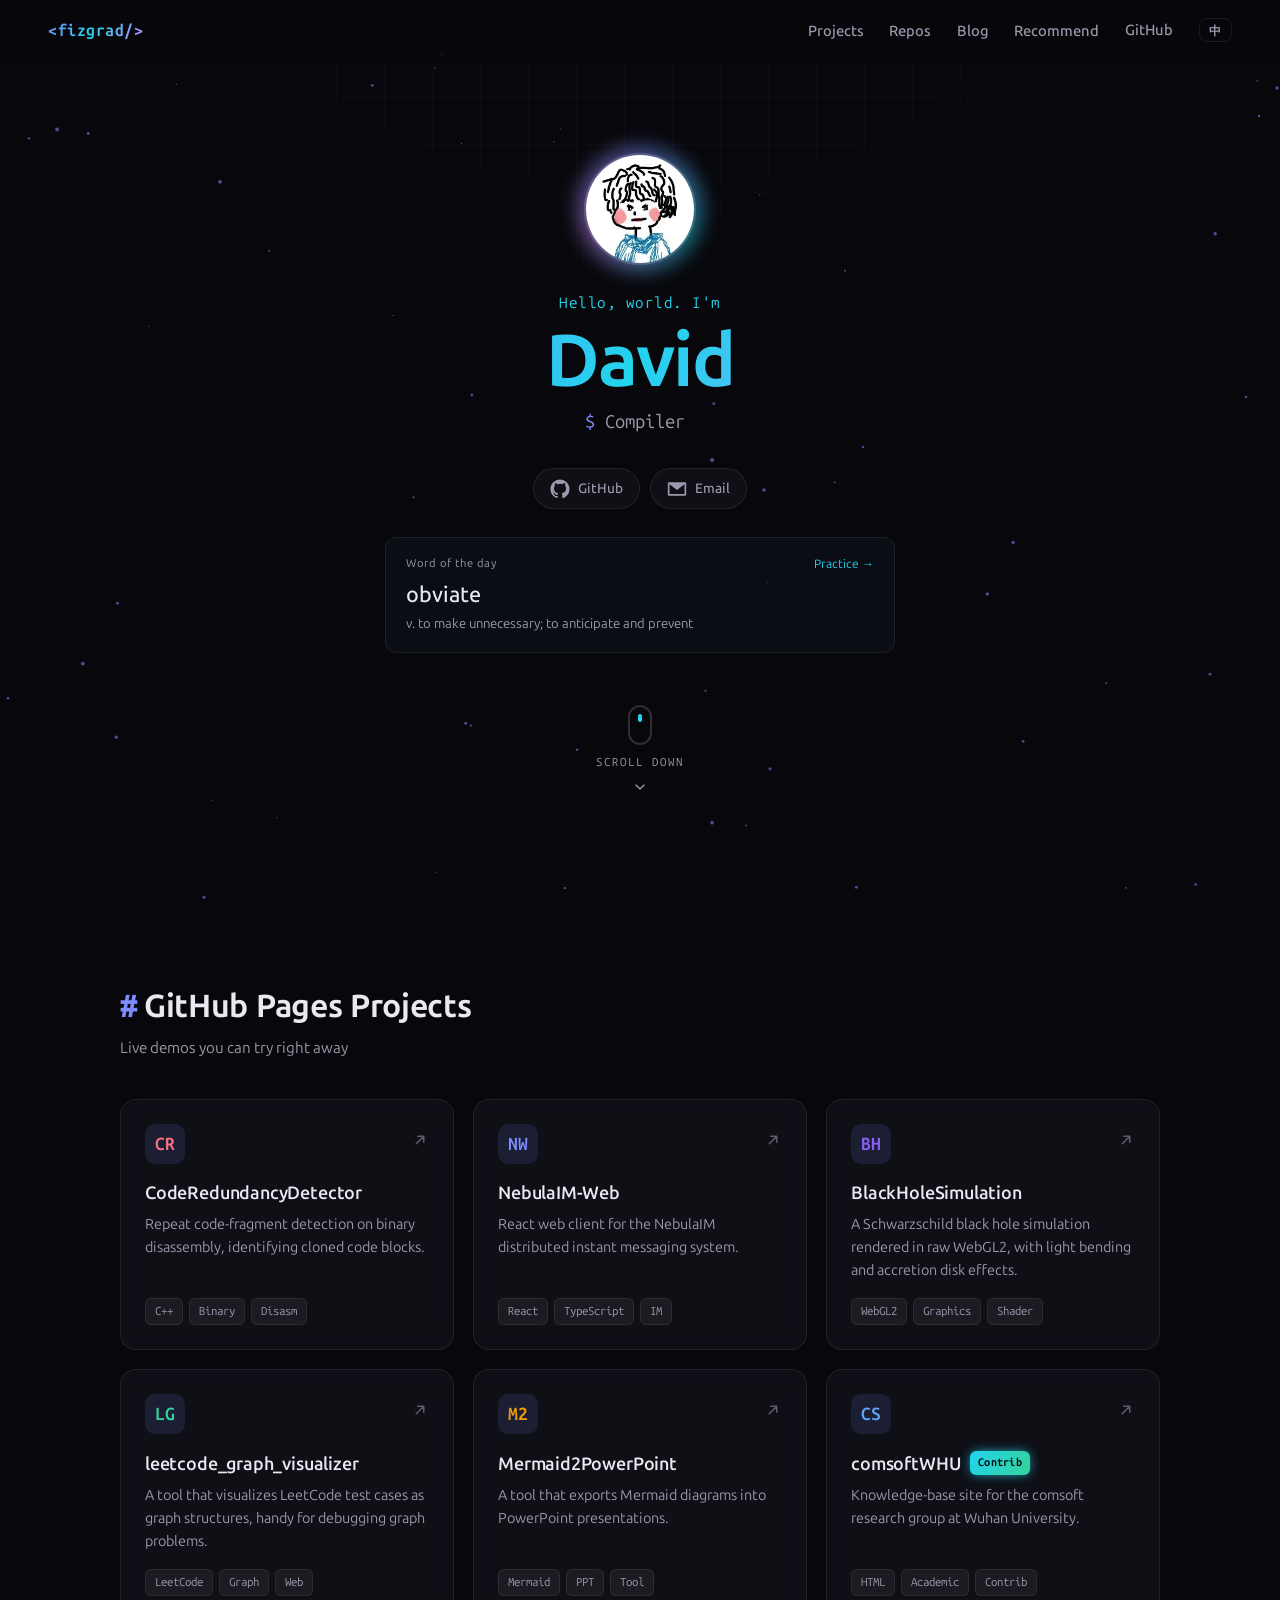
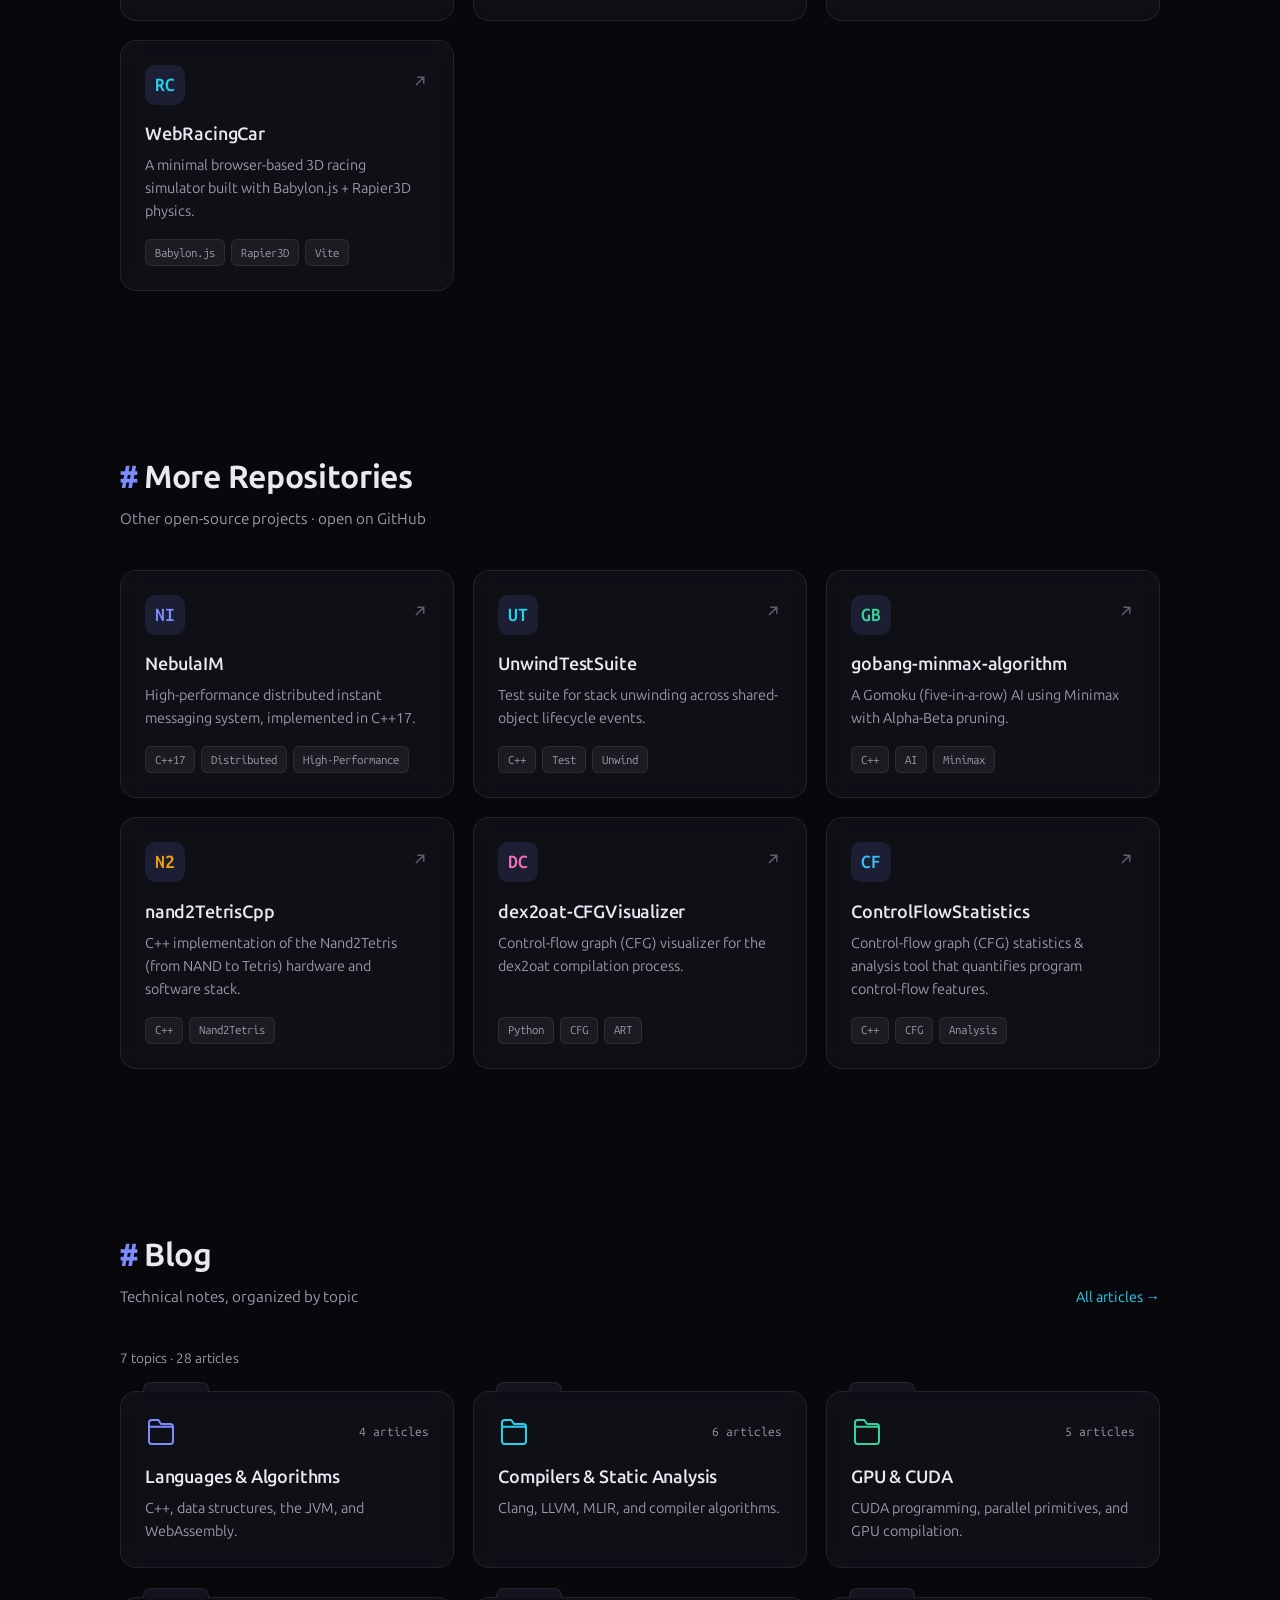
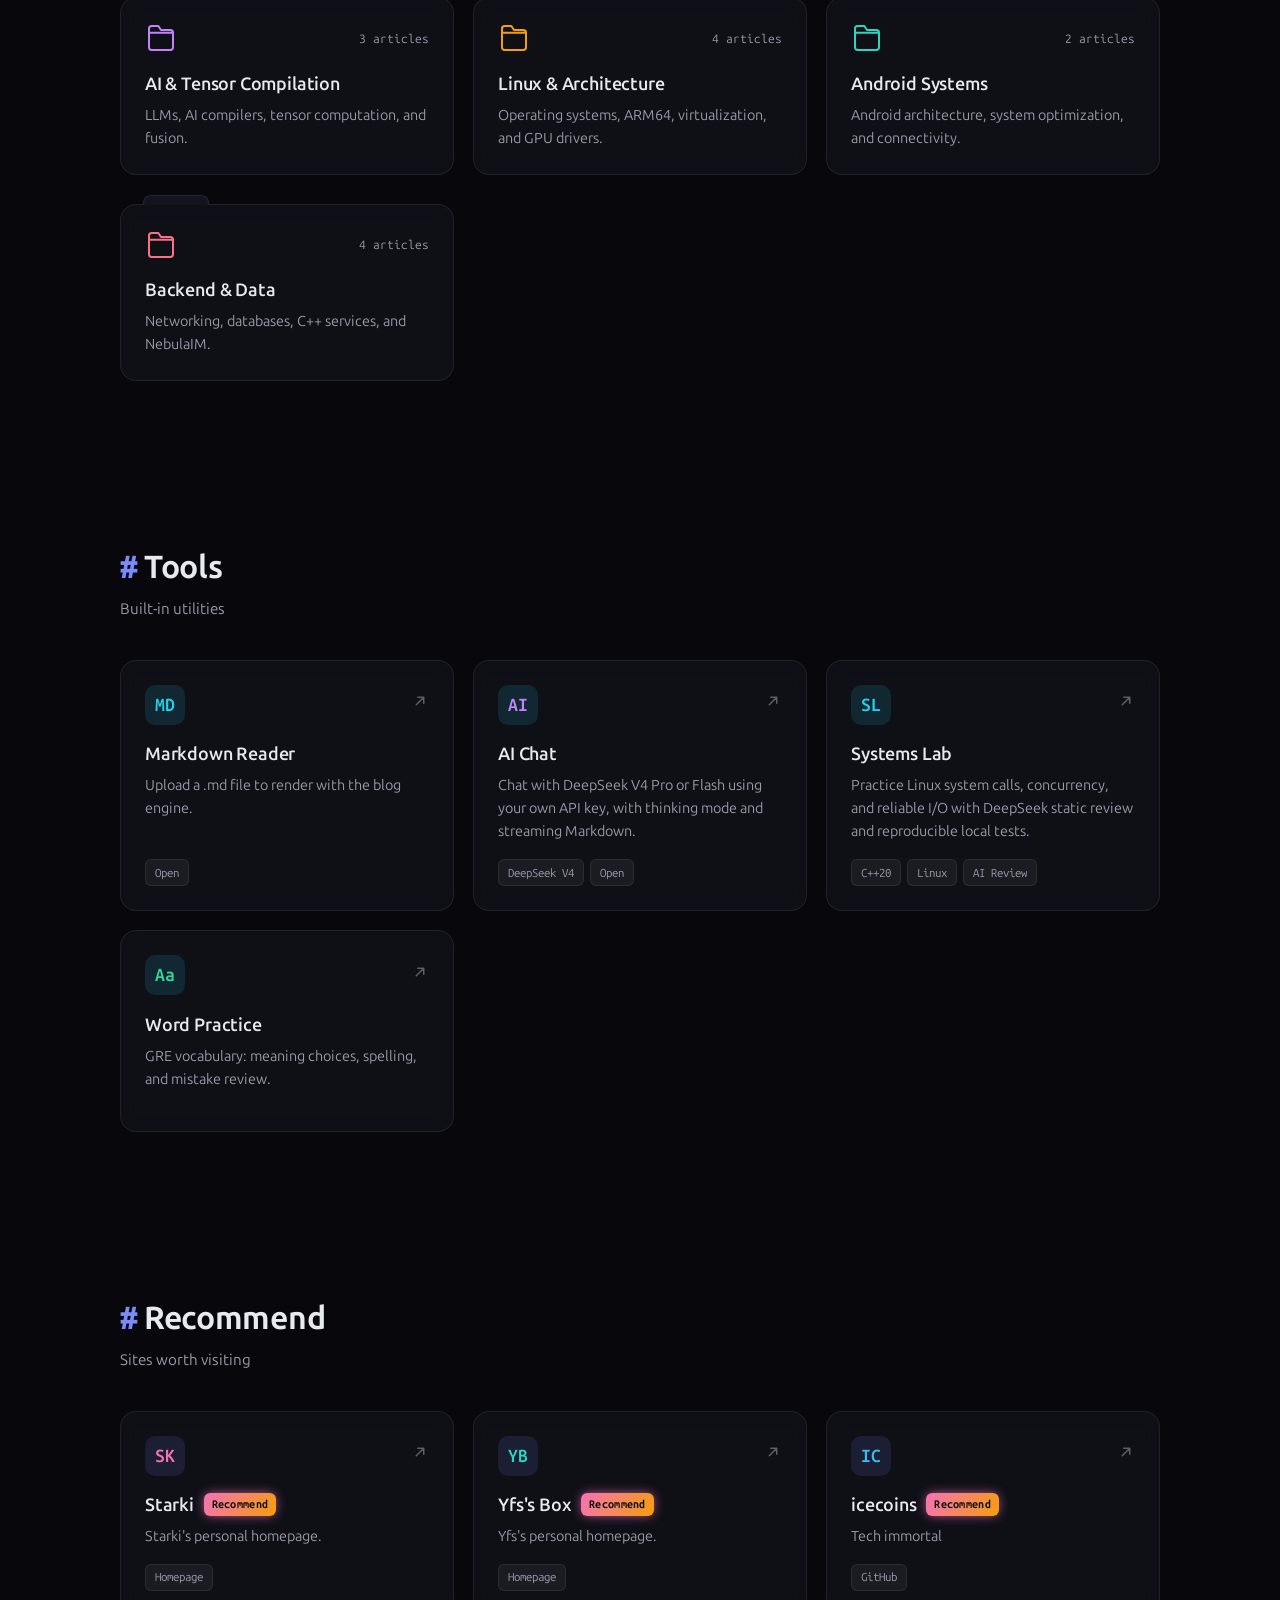
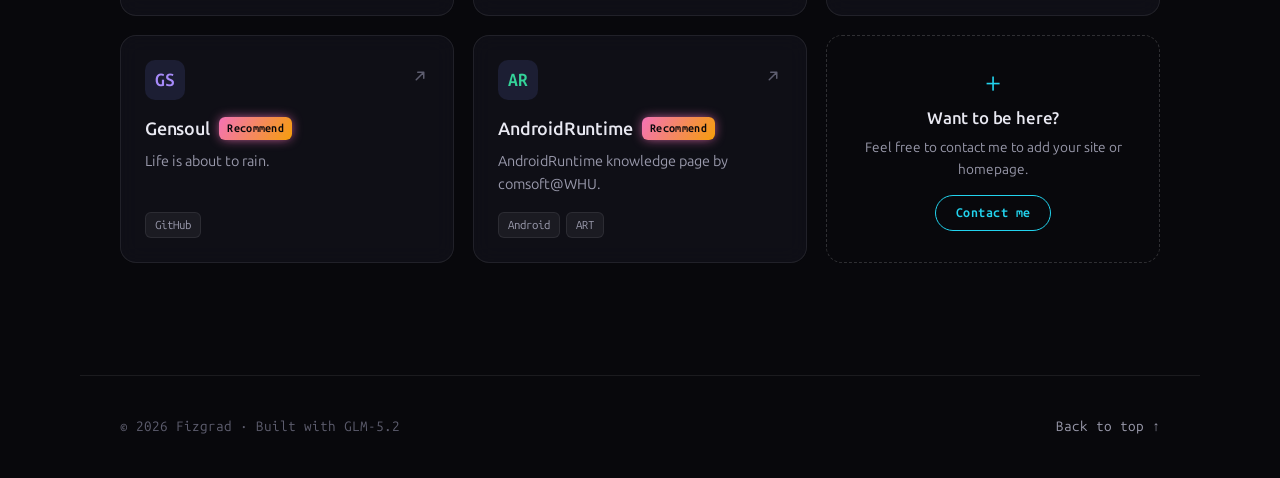
<file: index.html>
<!DOCTYPE html>
<html lang="zh-CN">
<head>
  <meta charset="UTF-8" />
  <meta name="viewport" content="width=device-width, initial-scale=1.0" />
  <meta name="description" content="Fizgrad - 个人主页" />
  <title>Fizgrad</title>
  <link rel="icon" href="assets/img/avatar.png" />
  <link rel="stylesheet" href="assets/css/fonts.css" />
  <link rel="stylesheet" href="assets/css/style.css" />
  <link rel="stylesheet" href="assets/css/words.css" />
</head>
<body>
  <canvas id="bg-canvas" aria-hidden="true"></canvas>
  <div class="grid-overlay" aria-hidden="true"></div>
  <div class="nav-overlay" id="nav-overlay"></div>

  <a class="skip-link" href="#main" data-i18n="skip">跳到主内容</a>

  <header class="nav nav-drawer">
    <a href="#top" class="nav-logo">&lt;fizgrad/&gt;</a>
    <button class="nav-hamburger" id="nav-hamburger" type="button" aria-label="Toggle menu">
      <span></span><span></span><span></span>
    </button>
    <nav class="nav-links" id="nav-menu">
      <a href="#projects" data-i18n="navProjects">项目</a>
      <a href="#repos" data-i18n="navRepos">仓库</a>
      <a href="#blog" data-i18n="navBlog">博客</a>
      <a href="#recommend" data-i18n="navRec">推荐</a>
      <a href="https://github.com/Fizgrad" target="_blank" rel="noopener" aria-label="GitHub" class="nav-github">
        <span class="nav-github-text">GitHub</span>
        <svg class="nav-github-icon" viewBox="0 0 24 24" width="18" height="18" aria-hidden="true"><path fill="currentColor" d="M12 .5C5.7.5.5 5.7.5 12c0 5.1 3.3 9.4 7.9 10.9.6.1.8-.3.8-.6v-2c-3.2.7-3.9-1.5-3.9-1.5-.5-1.3-1.3-1.7-1.3-1.7-1.1-.7.1-.7.1-.7 1.2.1 1.8 1.2 1.8 1.2 1 1.8 2.7 1.3 3.4 1 .1-.8.4-1.3.7-1.6-2.6-.3-5.3-1.3-5.3-5.8 0-1.3.5-2.3 1.2-3.1-.1-.3-.5-1.5.1-3.1 0 0 1-.3 3.3 1.2a11.5 11.5 0 0 1 6 0C17 4.6 18 4.9 18 4.9c.6 1.6.2 2.8.1 3.1.8.8 1.2 1.8 1.2 3.1 0 4.5-2.7 5.5-5.3 5.8.4.4.8 1.1.8 2.2v3.3c0 .3.2.7.8.6 4.6-1.5 7.9-5.8 7.9-10.9C23.5 5.7 18.3.5 12 .5z"/></svg>
      </a>
      <button id="lang-toggle" class="lang-btn" type="button" data-i18n="langBtn" data-i18n-aria="langBtnAria" aria-label="Switch to English">EN</button>
    </nav>
  </header>

  <main id="main">
    <section class="hero" id="top">
      <div class="hero-inner">
        <div class="avatar-wrap">
          <img src="assets/img/avatar.png" alt="Fizgrad avatar" class="avatar" loading="eager" />
          <span class="avatar-ring"></span>
        </div>
        <p class="hero-greet" data-i18n="greet">Hello, world. 我是</p>
        <h1 class="hero-name" data-text="David">David</h1>
        <p class="hero-tagline"><span class="prompt">$</span> <span id="typed"></span><span class="caret"></span></p>
        <ul class="socials">
          <li>
            <a href="https://github.com/Fizgrad" target="_blank" rel="noopener" aria-label="GitHub">
              <svg viewBox="0 0 24 24" width="20" height="20" aria-hidden="true"><path fill="currentColor" d="M12 .5C5.7.5.5 5.7.5 12c0 5.1 3.3 9.4 7.9 10.9.6.1.8-.3.8-.6v-2c-3.2.7-3.9-1.5-3.9-1.5-.5-1.3-1.3-1.7-1.3-1.7-1.1-.7.1-.7.1-.7 1.2.1 1.8 1.2 1.8 1.2 1 1.8 2.7 1.3 3.4 1 .1-.8.4-1.3.7-1.6-2.6-.3-5.3-1.3-5.3-5.8 0-1.3.5-2.3 1.2-3.1-.1-.3-.5-1.5.1-3.1 0 0 1-.3 3.3 1.2a11.5 11.5 0 0 1 6 0C17 4.6 18 4.9 18 4.9c.6 1.6.2 2.8.1 3.1.8.8 1.2 1.8 1.2 3.1 0 4.5-2.7 5.5-5.3 5.8.4.4.8 1.1.8 2.2v3.3c0 .3.2.7.8.6 4.6-1.5 7.9-5.8 7.9-10.9C23.5 5.7 18.3.5 12 .5z"/></svg>
              <span>GitHub</span>
            </a>
          </li>
          <li>
            <a href="mailto:davidchenms@hotmail.com" aria-label="Email">
              <svg viewBox="0 0 24 24" width="20" height="20" aria-hidden="true"><path fill="currentColor" d="M2 4h20a1 1 0 0 1 1 1v14a1 1 0 0 1-1 1H2a1 1 0 0 1-1-1V5a1 1 0 0 1 1-1zm10 7L3.5 5.5h17L12 11zm0 2.3L3 6.4V18h18V6.4l-9 6.9z"/></svg>
              <span>Email</span>
            </a>
          </li>
         </ul>
        <section class="daily-word" id="daily-word" aria-labelledby="daily-word-title">
          <div class="daily-word-top">
            <h2 id="daily-word-title">今日单词</h2>
            <a id="daily-word-link" href="words.html">练一练 →</a>
          </div>
          <p id="daily-word-term" class="daily-word-term" lang="en"></p>
          <p id="daily-word-meaning" class="daily-word-meaning" lang="en" role="status">Loading…</p>
          <button id="daily-word-retry" class="daily-word-retry" type="button" hidden>重新加载</button>
        </section>
        <div class="hero-scroll">
          <a href="#projects" data-i18n-aria="scrollAria" aria-label="向下滚动查看项目">
            <span class="mouse"><span class="wheel"></span></span>
            <span class="scroll-label" data-i18n="scroll">向下探索</span>
            <svg class="scroll-chev" viewBox="0 0 24 24" width="16" height="16" aria-hidden="true"><path fill="none" stroke="currentColor" stroke-width="2" stroke-linecap="round" stroke-linejoin="round" d="m6 9 6 6 6-6"/></svg>
          </a>
        </div>
      </div>
    </section>

    <section class="section" id="projects">
      <div class="section-head">
        <h2 class="section-title"><span class="hash">#</span> <span data-i18n="pagesTitle">GitHub Pages 项目</span></h2>
        <p class="section-sub" data-i18n="pagesSub">可直接访问的在线 Demo</p>
      </div>
      <div class="card-grid" id="pages-grid"></div>
    </section>

    <section class="section" id="repos">
      <div class="section-head">
        <h2 class="section-title"><span class="hash">#</span> <span data-i18n="reposTitle">更多仓库</span></h2>
        <p class="section-sub" data-i18n="reposSub">其他开源项目 · 点击前往 GitHub</p>
      </div>
      <div class="card-grid" id="repos-grid"></div>
    </section>

    <section class="section" id="blog">
      <div class="section-head blog-section-head">
        <div>
          <h2 class="section-title"><span class="hash">#</span> <span data-i18n="blogTitle">博客</span></h2>
          <p class="section-sub" data-i18n="blogSub">按主题整理的技术笔记</p>
        </div>
        <a href="blog/index.html" class="blog-all-link" data-i18n="blogAll">全部文章 →</a>
      </div>
      <p id="blog-status" class="blog-status" role="status" aria-live="polite" aria-atomic="true"></p>
      <div class="card-grid blog-folder-grid" id="blog-grid"></div>
    </section>

    <section class="section" id="tools">
      <div class="section-head">
        <h2 class="section-title"><span class="hash">#</span> <span data-i18n="toolsTitle">工具</span></h2>
        <p class="section-sub" data-i18n="toolsSub">站内小工具</p>
      </div>
      <div class="card-grid" id="tools-grid"></div>
    </section>

    <section class="section" id="recommend">
      <div class="section-head">
        <h2 class="section-title"><span class="hash">#</span> <span data-i18n="recTitle">推荐</span></h2>
        <p class="section-sub" data-i18n="recSub">值得一看的站点</p>
      </div>
      <div class="card-grid" id="rec-grid"></div>
    </section>
  </main>

  <footer class="footer">
    <p>&copy; <span id="year"></span> Fizgrad · <span data-i18n="footerBuilt">使用 GLM-5.2 构建</span></p>
    <a href="#top" class="back-top" data-i18n="backTop">回到顶部 ↑</a>
  </footer>

  <script src="assets/js/blog-catalog.js"></script>
  <script src="assets/js/main.js"></script>
  <script src="assets/js/words-core.js"></script>
  <script src="assets/js/daily-word.js"></script>
</body>
</html>
</file>
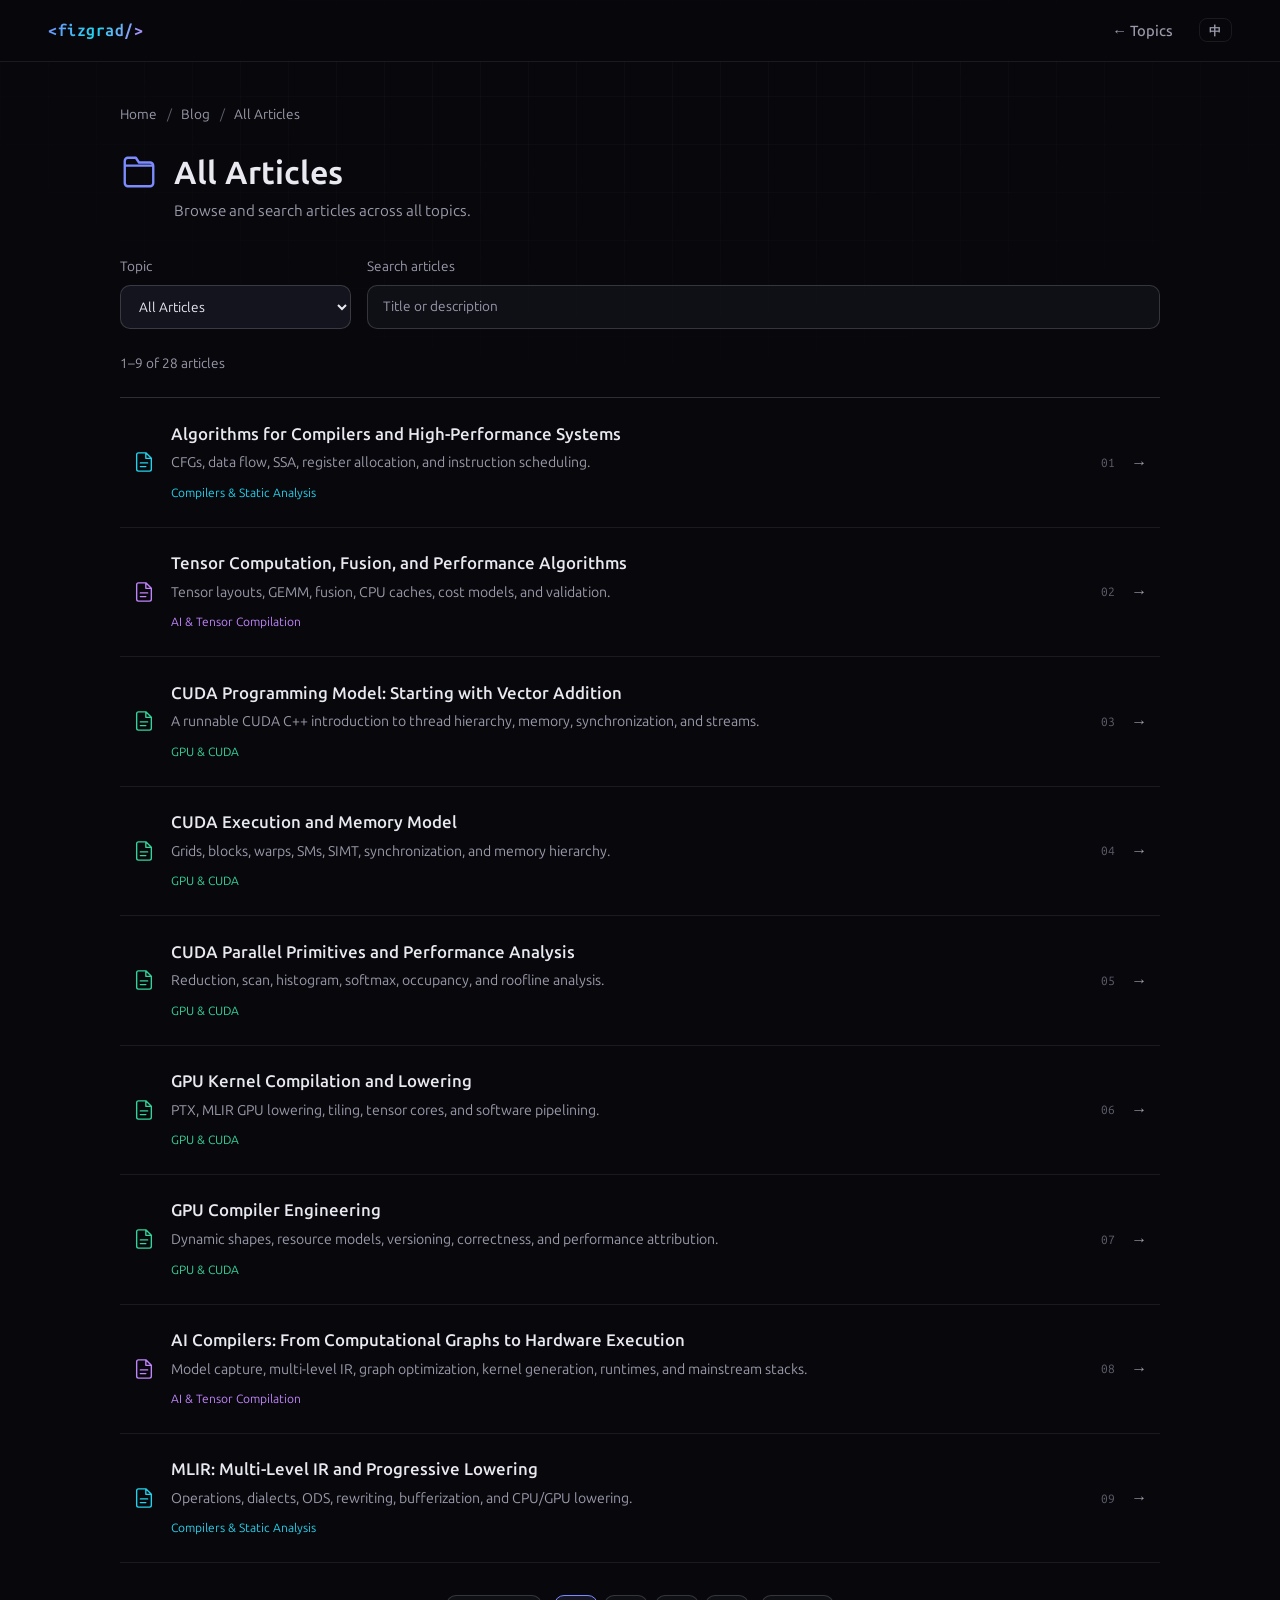
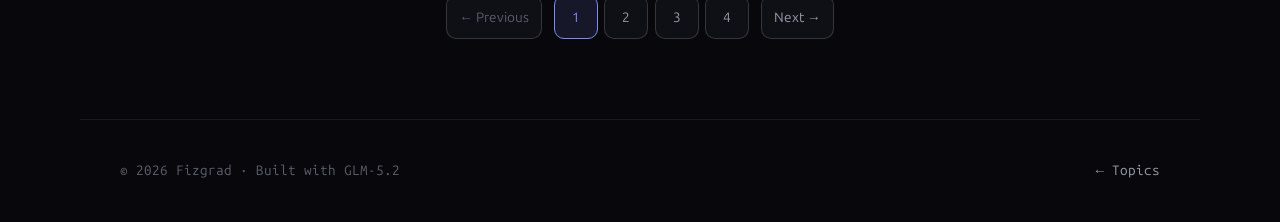
<file: blog/index.html>
<!DOCTYPE html>
<html lang="zh-CN">
<head>
  <meta charset="UTF-8" />
  <meta name="viewport" content="width=device-width, initial-scale=1.0" />
  <meta name="description" content="Fizgrad 的技术博客，按编译器、GPU、Linux 等主题浏览。" />
  <title>博客 - Fizgrad</title>
  <link rel="icon" href="../assets/img/avatar.png" />
  <link rel="stylesheet" href="../assets/css/fonts.css" />
  <link rel="stylesheet" href="../assets/css/style.css" />
  <script src="../assets/js/blog-catalog.js" defer></script>
  <script src="../assets/js/blog-list.js" defer></script>
</head>
<body>
  <div class="grid-overlay" aria-hidden="true"></div>
  <a class="skip-link" href="#main" data-i18n="skip">跳到主内容</a>
  <header class="nav scrolled">
    <a href="../" class="nav-logo">&lt;fizgrad/&gt;</a>
    <nav class="nav-links">
      <a href="../#blog"><span data-i18n="backFolders">← 主题目录</span></a>
      <button id="lang-toggle" class="lang-btn" type="button" aria-label="Switch to English">EN</button>
    </nav>
  </header>

  <main id="main" class="blog-list-page">
    <nav class="blog-breadcrumb" data-i18n-aria="breadcrumb" aria-label="博客导航">
      <a href="../" data-i18n="home">主页</a>
      <span aria-hidden="true">/</span>
      <a href="../#blog" data-i18n="blog">博客</a>
      <span aria-hidden="true">/</span>
      <span id="blog-current-category" aria-current="page"></span>
    </nav>
    <header class="blog-list-heading">
      <span class="blog-heading-icon" id="blog-heading-icon" aria-hidden="true"></span>
      <div>
        <h1 id="blog-category-title">博客</h1>
        <p class="section-sub" id="blog-category-description"></p>
      </div>
    </header>

    <div class="blog-toolbar">
      <label class="blog-category-field" for="blog-category">
        <span data-i18n="topic">主题</span>
        <select id="blog-category" aria-controls="blog-list"></select>
      </label>
      <label class="blog-search" for="blog-search">
        <span data-i18n="search">搜索文章</span>
        <input id="blog-search" type="search" placeholder="标题或简介" data-i18n-placeholder="searchPlaceholder" aria-controls="blog-list" />
      </label>
    </div>
    <p id="blog-status" class="blog-status" role="status" aria-live="polite" aria-atomic="true"></p>
    <button id="blog-retry" class="blog-page" type="button" data-i18n="retry" hidden>重试</button>
    <ol id="blog-list" class="blog-article-list" aria-busy="true"></ol>
    <p id="blog-empty" class="blog-empty" data-i18n="empty" hidden>没有找到相关文章</p>
    <nav id="blog-pagination" class="blog-pagination" data-i18n-aria="pagination" aria-label="文章分页" hidden>
      <button id="blog-prev" class="blog-page blog-page-step" type="button" data-blog-action="prev" aria-controls="blog-list" disabled>
        <span aria-hidden="true">←</span> <span data-i18n="previous">上一页</span>
      </button>
      <div id="blog-page-list" class="blog-page-list"></div>
      <button id="blog-next" class="blog-page blog-page-step" type="button" data-blog-action="next" aria-controls="blog-list" disabled>
        <span data-i18n="next">下一页</span> <span aria-hidden="true">→</span>
      </button>
    </nav>
    <noscript><p>请启用 JavaScript 以浏览文章列表。Please enable JavaScript to browse articles.</p></noscript>
  </main>

  <footer class="footer">
    <p>&copy; <span id="year"></span> Fizgrad · <span data-i18n="footerBuilt">使用 GLM-5.2 构建</span></p>
    <a href="../#blog" class="back-top" data-i18n="backFolders">← 主题目录</a>
  </footer>
</body>
</html>
</file>
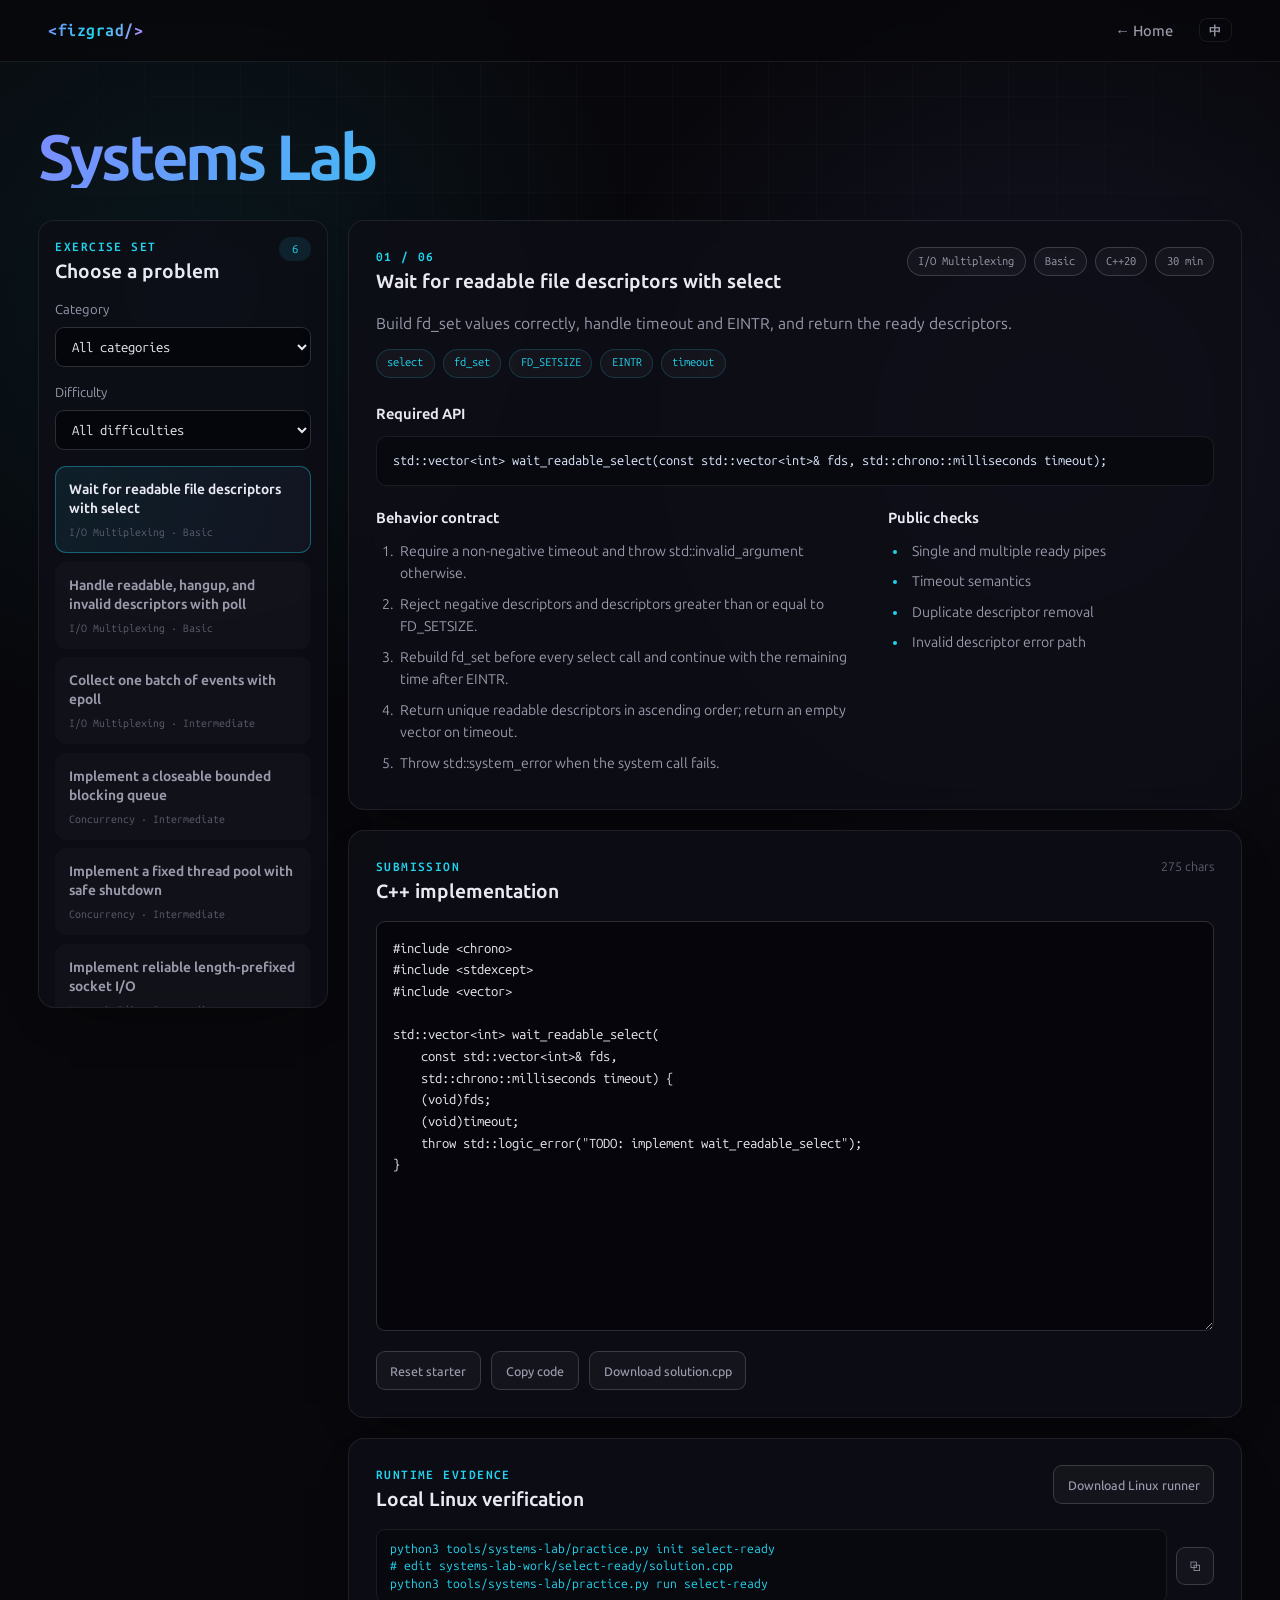
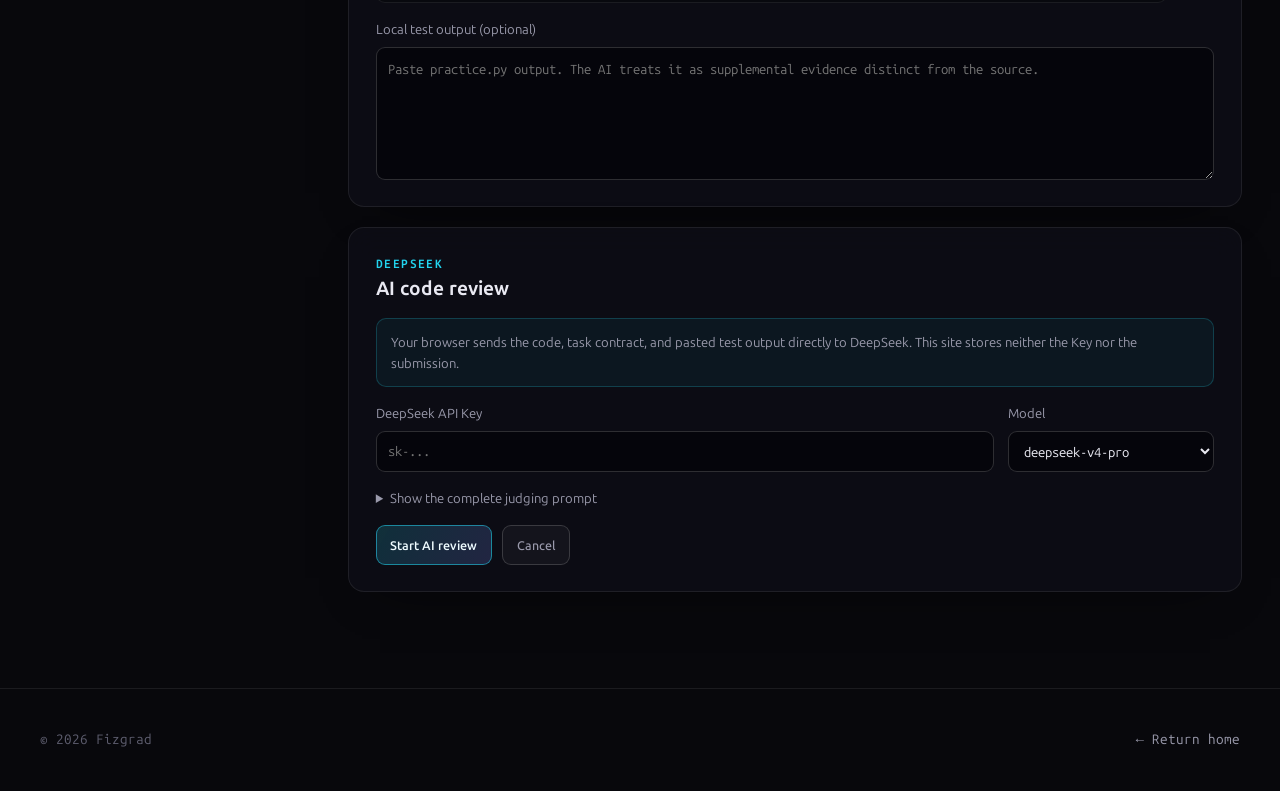
<file: systems-lab.html>
<!DOCTYPE html>
<html lang="zh-CN">
<head>
  <meta charset="UTF-8" />
  <meta name="viewport" content="width=device-width, initial-scale=1.0" />
  <meta name="description" content="Linux 与 C++ 系统编程练习、AI 静态评审和本地验证" />
  <title>Systems Lab - Fizgrad</title>
  <link rel="icon" href="assets/img/avatar.png" />
  <link rel="stylesheet" href="assets/css/fonts.css" />
  <link rel="stylesheet" href="assets/css/style.css" />
  <link rel="stylesheet" href="assets/css/systems-lab.css" />
</head>
<body class="systems-lab-body">
  <div class="grid-overlay" aria-hidden="true"></div>
  <a class="skip-link" href="#lab-main" data-i18n="skip">跳到主内容</a>

  <header class="nav scrolled">
    <a href="./" class="nav-logo">&lt;fizgrad/&gt;</a>
    <nav class="nav-links">
      <a href="./#tools" data-i18n-aria="homeAria" aria-label="返回主页">
        <span class="nav-back-full" data-i18n="home">← 主页</span>
        <span class="nav-back-short" aria-hidden="true">←</span>
      </a>
      <button id="lang-toggle" class="lang-btn" type="button" aria-label="Switch to English">EN</button>
    </nav>
  </header>

  <main id="lab-main" class="systems-lab-page">
    <section class="lab-hero" aria-labelledby="lab-title">
      <div>
        <h1 id="lab-title" data-i18n="title">Systems Lab</h1>
      </div>
    </section>

    <div id="load-error" class="lab-alert lab-alert-error" role="alert" hidden></div>

    <div class="lab-shell" id="lab-shell" hidden>
      <aside class="lab-sidebar" aria-label="题目列表" data-i18n-aria="problemNavAria">
        <div class="lab-sidebar-head">
          <div>
            <p class="lab-kicker" data-i18n="exerciseSet">练习集</p>
            <h2 data-i18n="chooseProblem">选择题目</h2>
          </div>
          <span id="problem-count" class="lab-count">0</span>
        </div>

        <label class="lab-field lab-filter">
          <span data-i18n="category">领域</span>
          <select id="category-filter">
            <option value="all" data-i18n="allCategories">全部领域</option>
          </select>
        </label>
        <label class="lab-field lab-filter">
          <span data-i18n="difficulty">难度</span>
          <select id="difficulty-filter">
            <option value="all" data-i18n="allDifficulties">全部难度</option>
          </select>
        </label>

        <div id="problem-list" class="lab-problem-list"></div>
      </aside>

      <div class="lab-workspace">
        <section class="lab-panel lab-problem" aria-labelledby="problem-title">
          <div class="lab-problem-heading">
            <div>
              <p class="lab-kicker" id="problem-index">01 / 06</p>
              <h2 id="problem-title"></h2>
            </div>
            <div id="problem-meta" class="lab-meta"></div>
          </div>
          <p id="problem-summary" class="lab-summary"></p>
          <div id="concept-list" class="lab-concepts"></div>

          <h3 data-i18n="requiredApi">要求实现的 API</h3>
          <pre class="lab-code-contract"><code id="problem-api"></code></pre>

          <div class="lab-contract-grid">
            <div>
              <h3 data-i18n="requirements">行为要求</h3>
              <ol id="problem-requirements" class="lab-requirements"></ol>
            </div>
            <div>
              <h3 data-i18n="publicChecks">公开检查项</h3>
              <ul id="problem-checks" class="lab-checks"></ul>
            </div>
          </div>
        </section>

        <section class="lab-panel" aria-labelledby="solution-title">
          <div class="lab-section-head">
            <div>
              <p class="lab-kicker" data-i18n="submission">提交内容</p>
              <h2 id="solution-title" data-i18n="solution">C++ 实现</h2>
            </div>
            <span id="code-count" class="lab-muted">0 chars</span>
          </div>
          <textarea id="solution-code" class="lab-editor" spellcheck="false" autocapitalize="off" autocomplete="off" aria-label="C++ 实现" data-i18n-aria="solutionAria"></textarea>
          <div class="lab-actions lab-editor-actions">
            <button id="reset-code" class="lab-button lab-button-quiet" type="button" data-i18n="resetStarter">恢复起始代码</button>
            <button id="copy-code" class="lab-button lab-button-quiet" type="button" data-i18n="copyCode">复制代码</button>
            <button id="download-code" class="lab-button lab-button-quiet" type="button" data-i18n="downloadCode">下载 solution.cpp</button>
          </div>
        </section>

        <section class="lab-panel lab-local" aria-labelledby="local-title">
          <div class="lab-section-head">
            <div>
              <p class="lab-kicker" data-i18n="runtimeEvidence">运行期证据</p>
              <h2 id="local-title" data-i18n="localVerification">Linux 本地验证</h2>
            </div>
            <a class="lab-button lab-button-quiet" href="tools/systems-lab/install.sh" download="systems-lab-linux.sh" data-i18n="downloadRunner">下载 Linux 测评脚本</a>
          </div>
          <div class="lab-command-row">
            <code id="local-command"></code>
            <button id="copy-command" class="lab-icon-button" type="button" data-i18n-aria="copyCommandAria" aria-label="复制命令">⧉</button>
          </div>
          <label class="lab-field">
            <span data-i18n="localOutput">本地测试输出（可选）</span>
            <textarea id="local-output" rows="5" spellcheck="false" data-i18n-ph="localOutputPlaceholder" placeholder="粘贴 practice.py 的输出，AI 会将其作为补充证据，并与源代码区分。"></textarea>
          </label>
        </section>

        <section class="lab-panel lab-judge" aria-labelledby="judge-title">
          <div class="lab-section-head">
            <div>
              <p class="lab-kicker">DeepSeek</p>
              <h2 id="judge-title" data-i18n="aiReview">AI 代码评审</h2>
            </div>
          </div>

          <div class="lab-alert lab-alert-info">
            <span data-i18n="privacyNotice">代码、题目契约和你粘贴的测试输出会由浏览器直接发送给 DeepSeek；本站不会保存 Key 或提交内容。</span>
          </div>

          <div class="lab-judge-grid">
            <label class="lab-field">
              <span>DeepSeek API Key</span>
              <input id="api-key" type="password" placeholder="sk-..." autocomplete="off" autocapitalize="off" spellcheck="false" />
            </label>
            <label class="lab-field">
              <span data-i18n="model">模型</span>
              <select id="judge-model">
                <option value="deepseek-v4-pro">deepseek-v4-pro</option>
                <option value="deepseek-v4-flash">deepseek-v4-flash</option>
              </select>
            </label>
          </div>
          <details class="lab-prompt-details">
            <summary data-i18n="showPrompt">查看完整判题提示词</summary>
            <pre id="judge-prompt" tabindex="0"></pre>
          </details>

          <div id="judge-error" class="lab-alert lab-alert-error" role="alert" hidden></div>
          <div class="lab-actions lab-submit-actions">
            <button id="judge-submit" class="lab-button lab-button-primary" type="button" data-i18n="startReview">开始 AI 评审</button>
            <button id="judge-cancel" class="lab-button lab-button-quiet" type="button" data-i18n="cancel" hidden>取消</button>
            <span id="judge-status" class="lab-status" aria-live="polite"></span>
          </div>
        </section>

        <section id="review-result" class="lab-panel lab-result" aria-labelledby="result-title" hidden>
          <div id="result-content"></div>
        </section>
      </div>
    </div>
  </main>

  <footer class="footer lab-footer">
    <p>&copy; <span id="year"></span> Fizgrad</p>
    <a href="./#tools" class="back-top" data-i18n="backHome">← 返回主页</a>
  </footer>

  <script src="assets/js/systems-lab.js"></script>
</body>
</html>
</file>
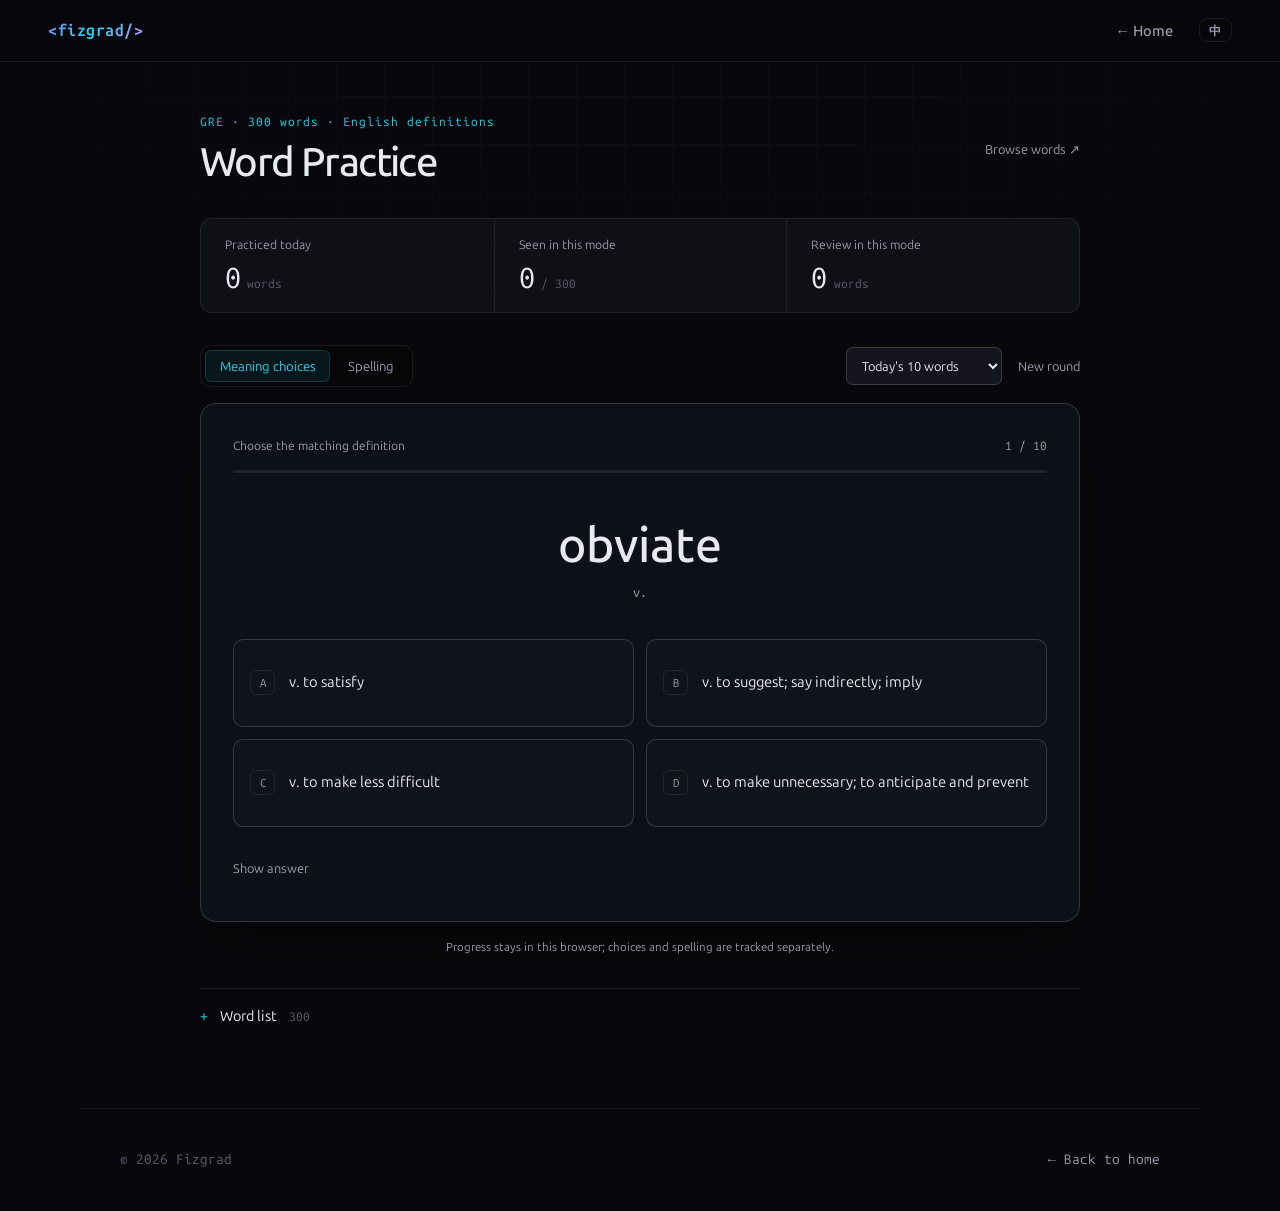
<file: words.html>
<!DOCTYPE html>
<html lang="zh-CN">
<head>
  <meta charset="UTF-8" />
  <meta name="viewport" content="width=device-width, initial-scale=1.0" />
  <meta name="description" content="GRE 单词练习：选择释义、看释义拼写与错词复习。" />
  <title>单词练习 - Fizgrad</title>
  <link rel="icon" href="assets/img/avatar.png" />
  <link rel="stylesheet" href="assets/css/fonts.css" />
  <link rel="stylesheet" href="assets/css/style.css" />
  <link rel="stylesheet" href="assets/css/words.css" />
</head>
<body>
  <div class="grid-overlay" aria-hidden="true"></div>
  <a class="skip-link" href="#main" data-word-i18n="skip">跳到主内容</a>
  <header class="nav scrolled">
    <a href="./" class="nav-logo">&lt;fizgrad/&gt;</a>
    <nav class="nav-links">
      <a href="./" data-word-aria="homeAria" aria-label="返回主页"><span class="nav-back-full" data-word-i18n="home">← 主页</span><span class="nav-back-short" aria-hidden="true">←</span></a>
      <button id="lang-toggle" class="lang-btn" type="button" aria-label="Switch to English">EN</button>
    </nav>
  </header>

  <main id="main" class="words-page">
    <div class="words-heading">
      <div>
        <p class="words-eyebrow" id="words-source">GRE</p>
        <h1 data-word-i18n="title">单词练习</h1>
      </div>
      <a class="words-library-link" href="#word-library" id="words-library-link" data-word-i18n="library">查看词表 ↗</a>
    </div>

    <div id="words-loading" class="words-message" role="status" aria-live="polite">
      <span id="words-loading-text" data-word-i18n="loading">正在加载词表…</span>
      <button id="words-retry" class="words-button words-secondary" type="button" data-word-i18n="retry" hidden>重新加载</button>
    </div>

    <div id="words-app" hidden>
      <dl class="words-stats">
        <div><dt data-word-i18n="todayCount">今日练过</dt><dd><span id="words-today-count">0</span><small data-word-i18n="wordUnit">词</small></dd></div>
        <div><dt data-word-i18n="seenCount">本模式已练</dt><dd><span id="words-seen-count">0</span><small id="words-total-count">/ 300</small></dd></div>
        <div><dt data-word-i18n="mistakeCount">本模式待复习</dt><dd><span id="words-mistake-count">0</span><small data-word-i18n="wordUnit">词</small></dd></div>
      </dl>

      <div class="words-toolbar">
        <div class="words-modes" role="group" data-word-aria="modeLabel" aria-label="练习模式">
          <button type="button" data-mode="choice" aria-pressed="true" data-word-i18n="choice">选择释义</button>
          <button type="button" data-mode="spelling" aria-pressed="false" data-word-i18n="spelling">释义拼写</button>
        </div>
        <div class="words-scope">
          <label class="words-visually-hidden" for="words-pool" data-word-i18n="poolLabel">练习范围</label>
          <select id="words-pool">
            <option value="today" data-word-i18n="poolToday">今日 10 词</option>
            <option value="all" data-word-i18n="poolAll">全部词表</option>
            <option value="mistakes" data-word-i18n="poolMistakes">错词复习</option>
          </select>
          <button id="words-restart" class="words-text-button" type="button" data-word-i18n="restart">重新组题</button>
        </div>
      </div>

      <section id="words-quiz" class="words-quiz" aria-labelledby="words-question-title">
        <div class="words-question-meta"><span id="words-question-label"></span><span id="words-question-count"></span></div>
        <div class="words-progress" role="progressbar" data-word-aria="roundProgress" aria-label="本轮进度" aria-valuemin="0" aria-valuenow="0" aria-valuemax="10"><span id="words-progress-fill"></span></div>
        <h2 id="words-question-title" class="words-question" lang="en"></h2>
        <p id="words-part" class="words-part" lang="en"></p>
        <div id="words-options" class="words-options" role="group" aria-labelledby="words-question-title"></div>
        <form id="words-spell-form" class="words-spell-form" hidden>
          <label for="words-answer" class="words-visually-hidden" data-word-i18n="spellLabel">输入英文单词</label>
          <input id="words-answer" name="answer" type="text" lang="en" autocomplete="off" autocapitalize="off" autocorrect="off" spellcheck="false" data-word-placeholder="spellPlaceholder" placeholder="输入英文单词" aria-describedby="words-feedback" />
          <button id="words-submit" class="words-button words-primary" type="submit" data-word-i18n="check" disabled>检查答案</button>
        </form>
        <div id="words-feedback" class="words-feedback" role="status" aria-live="polite" aria-atomic="true" hidden></div>
        <div class="words-question-actions">
          <button id="words-skip" class="words-text-button" type="button" data-word-i18n="forgot">想不起来</button>
          <button id="words-next" class="words-button words-primary" type="button" data-word-i18n="next" hidden>下一词 →</button>
        </div>
      </section>

      <section id="words-empty" class="words-empty words-quiz" hidden>
        <h2 data-word-i18n="emptyTitle">还没有待复习的错词</h2>
        <p data-word-i18n="emptyText">这个模式下答错的单词会出现在这里。</p>
        <button id="words-empty-start" class="words-button words-primary" type="button" data-word-i18n="startToday">练习今日单词</button>
      </section>

      <section id="words-summary" class="words-summary words-quiz" aria-labelledby="words-summary-title" hidden>
        <p class="words-eyebrow" data-word-i18n="roundDone">本轮完成</p>
        <h2 id="words-summary-title" tabindex="-1"></h2>
        <p id="words-summary-text"></p>
        <div class="words-summary-actions">
          <button id="words-again" class="words-button words-primary" type="button" data-word-i18n="again">再练一轮</button>
          <button id="words-review-round" class="words-button words-secondary" type="button" data-word-i18n="reviewRound" hidden>再练本轮错词</button>
        </div>
        <ul id="words-round-mistakes" class="words-round-mistakes"></ul>
      </section>

      <p id="words-storage-note" class="words-storage-note" data-word-i18n="storageNote">进度仅保存在当前浏览器；选择与拼写分别记录。</p>

      <details id="word-library" class="word-library">
        <summary><span data-word-i18n="libraryTitle">单词表</span><span id="words-library-count">300</span></summary>
        <div class="words-library-body">
          <label for="words-search" class="words-visually-hidden" data-word-i18n="searchLabel">搜索单词或释义</label>
          <input id="words-search" type="search" data-word-placeholder="searchPlaceholder" placeholder="搜索单词或英文释义…" autocomplete="off" />
          <p id="words-search-count" class="words-search-count" role="status" aria-live="polite"></p>
          <ul id="words-library-list" class="words-library-list"></ul>
          <p id="words-search-empty" class="words-search-empty" data-word-i18n="searchEmpty" hidden>没有匹配的单词。</p>
        </div>
      </details>
    </div>
  </main>

  <footer class="footer"><p>&copy; <span id="year"></span> Fizgrad</p><a href="./" class="back-top" data-word-i18n="backHome">← 返回主页</a></footer>
  <script src="assets/js/words-core.js"></script>
  <script src="assets/js/words.js"></script>
</body>
</html>
</file>
<file: assets/css/fonts.css>
/* Original Canonical WOFF2 builds; licence and provenance: ../fonts/. */
@font-face {
  font-family: "Ubuntu";
  font-style: normal;
  font-weight: 100 800;
  font-display: swap;
  src: url("../fonts/ubuntu-latin.woff2") format("woff2");
}

@font-face {
  font-family: "Ubuntu";
  font-style: italic;
  font-weight: 100 800;
  font-display: swap;
  src: url("../fonts/ubuntu-latin-italic.woff2") format("woff2");
}

@font-face {
  font-family: "Ubuntu Mono";
  font-style: normal;
  font-weight: 100 800;
  font-display: swap;
  src: url("../fonts/ubuntu-mono-latin.woff2") format("woff2");
}
</file>
<file: assets/css/style.css>
:root {
  --bg: #08080c;
  --surface: rgba(20, 20, 30, 0.6);
  --border: rgba(255, 255, 255, 0.08);
  --border-strong: rgba(255, 255, 255, 0.16);
  --text: #e9e9f2;
  --text-dim: #9a9aac;
  --text-faint: #5d5d6e;
  --accent: #7c8cff;
  --accent-2: #22d3ee;
  --accent-3: #c084fc;
  --grad: linear-gradient(120deg, var(--accent) 0%, var(--accent-2) 50%, var(--accent-3) 100%);
  --shadow: 0 20px 60px -20px rgba(0, 0, 0, 0.7);
  --radius: 16px;
  --maxw: 1120px;
  --font-sans: "Ubuntu", -apple-system, BlinkMacSystemFont, "Segoe UI", "PingFang SC", "Microsoft YaHei", sans-serif;
  --font-mono: "Ubuntu Mono", "SF Mono", ui-monospace, Menlo, Consolas, monospace;
}

* { box-sizing: border-box; margin: 0; padding: 0; }

html { scroll-behavior: smooth; }

body {
  font-family: var(--font-sans);
  background: var(--bg);
  color: var(--text);
  line-height: 1.6;
  -webkit-font-smoothing: antialiased;
  overflow-x: hidden;
  position: relative;
}

a { color: inherit; text-decoration: none; }

button, input, select, textarea { font-family: inherit; }
code, kbd, pre, samp, tt { font-family: var(--font-mono); }

#bg-canvas {
  position: fixed;
  inset: 0;
  z-index: -2;
  width: 100%;
  height: 100%;
}

.grid-overlay {
  position: fixed;
  inset: 0;
  z-index: -1;
  background-image:
    linear-gradient(rgba(255, 255, 255, 0.025) 1px, transparent 1px),
    linear-gradient(90deg, rgba(255, 255, 255, 0.025) 1px, transparent 1px);
  background-size: 48px 48px;
  mask-image: radial-gradient(ellipse 80% 60% at 50% 0%, #000 30%, transparent 80%);
  -webkit-mask-image: radial-gradient(ellipse 80% 60% at 50% 0%, #000 30%, transparent 80%);
  pointer-events: none;
}

.skip-link {
  position: absolute;
  left: -9999px;
  top: 0;
  background: var(--accent);
  color: #000;
  padding: 0.5rem 1rem;
  z-index: 100;
}
.skip-link:focus { left: 1rem; top: 1rem; }

.nav {
  position: fixed;
  top: 0;
  left: 0;
  right: 0;
  z-index: 50;
  display: flex;
  align-items: center;
  justify-content: space-between;
  padding: 1.1rem clamp(1.2rem, 5vw, 3rem);
  backdrop-filter: blur(12px);
  -webkit-backdrop-filter: blur(12px);
  background: rgba(8, 8, 12, 0.55);
  border-bottom: 1px solid transparent;
  transition: border-color 0.3s, background 0.3s;
}
.nav.scrolled { border-bottom-color: var(--border); background: rgba(8, 8, 12, 0.8); }
.nav-logo {
  font-family: var(--font-mono);
  font-weight: 600;
  font-size: 1rem;
  letter-spacing: 0.5px;
  background: var(--grad);
  -webkit-background-clip: text;
  background-clip: text;
  color: transparent;
}
.nav-links { display: flex; align-items: center; gap: 1.6rem; }
.nav-links a {
  display: inline-flex;
  align-items: center;
  font-size: 0.92rem;
  color: var(--text-dim);
  font-weight: 500;
  transition: color 0.2s;
  position: relative;
  text-decoration: none;
}
.nav-github-icon { vertical-align: middle; }
.nav-github-text { line-height: 1; }
.nav-links a:hover { color: var(--text); }
.nav-links a::after {
  content: "";
  position: absolute;
  left: 0; bottom: -6px;
  width: 0; height: 2px;
  background: var(--grad);
  transition: width 0.25s;
}
.nav-links a:hover::after { width: 100%; }
.lang-btn {
  font-family: var(--font-mono);
  font-size: 0.78rem;
  font-weight: 600;
  letter-spacing: 0.3px;
  padding: 0.3rem 0.6rem;
  border-radius: 8px;
  border: 1px solid var(--border);
  background: transparent;
  color: var(--text-dim);
  cursor: pointer;
  transition: color 0.2s, border-color 0.2s, background 0.2s;
  line-height: 1;
}
.lang-btn:hover { color: var(--text); border-color: var(--accent); background: rgba(124, 140, 255, 0.08); }

main { max-width: var(--maxw); margin: 0 auto; padding: 0 clamp(1.2rem, 5vw, 2.5rem); }

.hero {
  min-height: 100vh;
  display: flex;
  align-items: center;
  justify-content: center;
  text-align: center;
  padding: 6rem 0 3rem;
}
.hero-inner { width: 100%; }

.avatar-wrap {
  position: relative;
  width: 112px;
  height: 112px;
  margin: 0 auto 1.6rem;
}
.avatar {
  width: 100%;
  height: 100%;
  border-radius: 50%;
  border: 2px solid var(--border-strong);
  position: relative;
  z-index: 2;
}
.avatar-ring {
  position: absolute;
  inset: -6px;
  border-radius: 50%;
  background: conic-gradient(from 0deg, var(--accent), var(--accent-2), var(--accent-3), var(--accent));
  filter: blur(10px);
  opacity: 0.55;
  z-index: 1;
  animation: spin 8s linear infinite;
}
@keyframes spin { to { transform: rotate(360deg); } }

.hero-greet {
  font-family: var(--font-mono);
  color: var(--accent-2);
  font-size: 0.95rem;
  letter-spacing: 0.5px;
  margin-bottom: 0.3rem;
  opacity: 0;
  animation: rise 0.7s 0.1s forwards;
}
.hero-name {
  font-size: clamp(2.6rem, 8vw, 4.6rem);
  font-weight: 700;
  letter-spacing: -0.02em;
  line-height: 1.05;
  background: var(--grad);
  -webkit-background-clip: text;
  background-clip: text;
  color: transparent;
  margin-bottom: 0.6rem;
  opacity: 0;
  animation: rise 0.7s 0.2s forwards;
}
.hero-tagline {
  font-family: var(--font-mono);
  font-size: clamp(0.95rem, 2.5vw, 1.15rem);
  color: var(--text-dim);
  min-height: 1.6em;
  opacity: 0;
  animation: rise 0.7s 0.3s forwards;
}
.hero-tagline .prompt { color: var(--accent); }
.caret {
  display: inline-block;
  width: 8px;
  background: var(--accent-2);
  margin-left: 2px;
  animation: blink 1s steps(2) infinite;
}
@keyframes blink { 50% { opacity: 0; } }
@keyframes rise {
  from { opacity: 0; transform: translateY(16px); }
  to { opacity: 1; transform: translateY(0); }
}

.socials {
  list-style: none;
  display: flex;
  flex-wrap: wrap;
  justify-content: center;
  gap: 0.6rem;
  margin-top: 2rem;
  opacity: 0;
  animation: rise 0.7s 0.4s forwards;
}
.socials a {
  display: inline-flex;
  align-items: center;
  gap: 0.5rem;
  padding: 0.55rem 1rem;
  border-radius: 999px;
  border: 1px solid var(--border);
  background: var(--surface);
  color: var(--text-dim);
  font-size: 0.85rem;
  font-weight: 500;
  backdrop-filter: blur(6px);
  transition: transform 0.2s, color 0.2s, border-color 0.2s, box-shadow 0.2s;
}
.socials a:hover {
  color: var(--text);
  border-color: var(--accent);
  transform: translateY(-2px);
  box-shadow: 0 8px 24px -10px var(--accent);
}

.hero-scroll { margin-top: 3.2rem; opacity: 0; animation: rise 0.7s 0.5s forwards; }
.hero-scroll a {
  display: inline-flex;
  flex-direction: column;
  align-items: center;
  gap: 0.5rem;
  color: var(--text-dim);
  transition: color 0.2s, transform 0.2s;
}
.hero-scroll a:hover { color: var(--accent-2); transform: translateY(3px); }
.mouse {
  display: inline-block;
  width: 24px;
  height: 40px;
  border: 2px solid var(--border-strong);
  border-radius: 14px;
  position: relative;
  transition: border-color 0.2s;
}
.hero-scroll a:hover .mouse { border-color: var(--accent-2); }
.wheel {
  position: absolute;
  left: 50%; top: 7px;
  width: 4px; height: 8px;
  background: var(--accent-2);
  border-radius: 2px;
  transform: translateX(-50%);
  animation: wheel 1.6s ease-in-out infinite;
}
@keyframes wheel { 0% { opacity: 1; top: 7px; } 70% { opacity: 0; top: 20px; } 100% { opacity: 0; } }
.scroll-label {
  font-family: var(--font-mono);
  font-size: 0.72rem;
  letter-spacing: 2px;
  text-transform: uppercase;
}
.scroll-chev { animation: bob 1.6s ease-in-out infinite; }
@keyframes bob { 0%, 100% { transform: translateY(0); } 50% { transform: translateY(4px); } }

.section { padding: 5rem 0; }
.section-head { margin-bottom: 2.4rem; }
.section-title {
  font-size: clamp(1.5rem, 4vw, 2rem);
  font-weight: 700;
  letter-spacing: -0.01em;
  display: flex;
  align-items: baseline;
  gap: 0.4rem;
}
.section-title .hash { color: var(--accent); font-family: var(--font-mono); }
.section-sub { color: var(--text-dim); font-size: 0.95rem; margin-top: 0.3rem; }

.card-grid {
  display: grid;
  grid-template-columns: repeat(auto-fill, minmax(300px, 1fr));
  gap: 1.2rem;
}

.card {
  position: relative;
  display: flex;
  flex-direction: column;
  padding: 1.5rem;
  border-radius: var(--radius);
  border: 1px solid var(--border);
  background: var(--surface);
  backdrop-filter: blur(10px);
  -webkit-backdrop-filter: blur(10px);
  overflow: hidden;
  transition: transform 0.25s, border-color 0.25s, box-shadow 0.25s;
  opacity: 0;
  transform: translateY(24px);
}
.card.reveal { opacity: 1; transform: translateY(0); transition: opacity 0.6s, transform 0.6s, border-color 0.25s, box-shadow 0.25s; }
.card::before {
  content: "";
  position: absolute;
  inset: 0;
  border-radius: var(--radius);
  padding: 1px;
  background: var(--grad);
  -webkit-mask: linear-gradient(#000 0 0) content-box, linear-gradient(#000 0 0);
  mask: linear-gradient(#000 0 0) content-box, linear-gradient(#000 0 0);
  -webkit-mask-composite: xor;
  mask-composite: exclude;
  opacity: 0;
  transition: opacity 0.3s;
  pointer-events: none;
}
.card:hover { transform: translateY(-6px); border-color: transparent; box-shadow: var(--shadow); }
.card:hover::before { opacity: 1; }
.card::after {
  content: "";
  position: absolute;
  top: -40%;
  right: -20%;
  width: 220px;
  height: 220px;
  background: radial-gradient(circle, var(--card-glow, var(--accent)) 0%, transparent 70%);
  opacity: 0;
  transition: opacity 0.4s;
  pointer-events: none;
}
.card:hover::after { opacity: 0.18; }

.card-top { display: flex; align-items: center; justify-content: space-between; margin-bottom: 0.9rem; }
.card-icon {
  width: 40px; height: 40px;
  border-radius: 10px;
  display: grid;
  place-items: center;
  background: rgba(124, 140, 255, 0.12);
  color: var(--card-glow, var(--accent));
  font-family: var(--font-mono);
  font-weight: 600;
  font-size: 1.1rem;
}
.card-arrow {
  color: var(--text-faint);
  transition: color 0.2s, transform 0.2s;
}
.card:hover .card-arrow { color: var(--accent-2); transform: translate(3px, -3px); }
.card-title {
  font-size: 1.12rem;
  font-weight: 600;
  letter-spacing: -0.01em;
  margin-bottom: 0.4rem;
  word-break: break-word;
}
.card-head {
  display: flex;
  align-items: center;
  gap: 0.6rem;
  margin-bottom: 0.4rem;
}
.card-head .card-title { margin-bottom: 0; }
.badge {
  font-family: var(--font-mono);
  font-size: 0.68rem;
  font-weight: 600;
  letter-spacing: 0.3px;
  padding: 0.18rem 0.5rem;
  border-radius: 6px;
  white-space: nowrap;
  flex-shrink: 0;
}
.badge.contrib {
  color: #08080c;
  background: linear-gradient(120deg, var(--accent-2), #34d399);
  box-shadow: 0 0 12px -2px var(--accent-2);
}
.badge.recommend {
  color: #08080c;
  background: linear-gradient(120deg, #f472b6, #f59e0b);
  box-shadow: 0 0 12px -2px #f472b6;
}
.card-desc {
  color: var(--text-dim);
  font-size: 0.9rem;
  flex: 1;
  margin-bottom: 1rem;
}
.card-tags { display: flex; flex-wrap: wrap; gap: 0.4rem; margin-top: auto; }
.tag {
  font-family: var(--font-mono);
  font-size: 0.72rem;
  padding: 0.2rem 0.55rem;
  border-radius: 6px;
  background: rgba(255, 255, 255, 0.05);
  color: var(--text-dim);
  border: 1px solid var(--border);
}
.card-link { position: absolute; inset: 0; z-index: 1; }

.cta-card {
  align-items: center;
  justify-content: center;
  text-align: center;
  gap: 0.3rem;
  border: 1.5px dashed var(--border-strong);
  background: transparent;
  backdrop-filter: none;
  -webkit-backdrop-filter: none;
  color: var(--text-dim);
  transition: border-color 0.25s, background 0.25s, transform 0.25s;
}
.cta-card::before,
.cta-card::after { display: none; }
.cta-card:hover {
  transform: translateY(-6px);
  border-color: var(--accent-2);
  background: rgba(34, 211, 238, 0.05);
  box-shadow: none;
}
.cta-plus {
  font-family: var(--font-mono);
  font-size: 1.8rem;
  font-weight: 300;
  line-height: 1;
  color: var(--accent-2);
  margin-bottom: 0.3rem;
  transition: transform 0.3s;
}
.cta-card:hover .cta-plus { transform: rotate(90deg); }
.cta-title {
  font-size: 1.05rem;
  font-weight: 600;
  color: var(--text);
  letter-spacing: -0.01em;
}
.cta-text {
  font-size: 0.85rem;
}
.cta-btn {
  margin-top: 0.6rem;
  font-family: var(--font-mono);
  font-size: 0.78rem;
  font-weight: 600;
  letter-spacing: 0.5px;
  padding: 0.45rem 1.2rem;
  border-radius: 999px;
  color: var(--accent-2);
  border: 1px solid var(--accent-2);
  transition: color 0.2s, background 0.2s;
}
.cta-card:hover .cta-btn {
  color: #08080c;
  background: var(--accent-2);
}

.blog-card { cursor: pointer; }
.blog-tag {
  color: var(--accent-2);
  border-color: var(--accent-2);
}

#blog { scroll-margin-top: 5rem; }
.blog-toolbar {
  display: flex;
  align-items: flex-end;
  justify-content: space-between;
  flex-wrap: wrap;
  gap: 1rem;
  margin-bottom: 1.5rem;
}
.blog-search {
  display: flex;
  flex-direction: column;
  gap: 0.45rem;
  flex: 1 1 240px;
  max-width: 26rem;
  color: var(--text-dim);
  font-size: 0.85rem;
}
.blog-search input {
  width: 100%;
  min-height: 44px;
  padding: 0.65rem 0.9rem;
  border: 1px solid var(--border-strong);
  border-radius: 10px;
  background: var(--surface);
  color: var(--text);
  font: inherit;
  transition: border-color 0.2s;
}
.blog-search input::placeholder { color: var(--text-dim); }
.blog-status { color: var(--text-dim); font-size: 0.85rem; padding-bottom: 0.65rem; }
.blog-empty { padding: 2rem 0; text-align: center; color: var(--text-dim); }
.blog-pagination {
  display: flex;
  align-items: center;
  justify-content: center;
  flex-wrap: wrap;
  gap: 0.75rem;
  margin-top: 2rem;
}
.blog-pagination[hidden], .blog-empty[hidden] { display: none; }
.blog-page-list { display: flex; align-items: center; justify-content: center; gap: 0.4rem; }
.blog-page {
  min-width: 44px;
  min-height: 44px;
  padding: 0.5rem 0.75rem;
  border: 1px solid var(--border-strong);
  border-radius: 10px;
  background: var(--surface);
  color: var(--text-dim);
  font: inherit;
  font-size: 0.85rem;
  cursor: pointer;
  transition: color 0.2s, border-color 0.2s, background 0.2s;
}
.blog-page:hover:not(:disabled) { color: var(--text); border-color: var(--accent); }
.blog-page[aria-current="page"] {
  color: var(--accent);
  border-color: var(--accent);
  background: rgba(124, 140, 255, 0.12);
}
.blog-page:disabled { color: var(--text-faint); cursor: default; }
.blog-page:focus-visible, .blog-search input:focus-visible {
  outline: 2px solid var(--accent-2);
  outline-offset: 3px;
}
.blog-page-ellipsis { color: var(--text-dim); padding: 0 0.2rem; }

.blog-section-head { display: flex; align-items: flex-end; justify-content: space-between; gap: 1rem; }
.blog-all-link { color: var(--accent-2); font-size: 0.9rem; white-space: nowrap; }
.blog-all-link:hover { color: var(--text); }
.blog-folder-grid { gap: 1.8rem 1.2rem; padding-top: 0.7rem; }
.blog-folder {
  overflow: visible;
  min-width: 0;
  padding: 1.5rem;
}
.blog-folder::after { display: none; }
.blog-folder-tab {
  position: absolute;
  top: -10px;
  left: 22px;
  width: 66px;
  height: 10px;
  border: 1px solid var(--border);
  border-bottom: none;
  border-radius: 8px 8px 0 0;
  background: #14141e;
  transition: border-color 0.25s;
}
.blog-folder:hover .blog-folder-tab { border-color: var(--card-glow); }
.blog-folder-icon { color: var(--card-glow); display: inline-flex; }
.blog-folder-icon svg { width: 32px; height: 32px; }
.blog-folder-count { color: var(--text-dim); font-family: var(--font-mono); font-size: 0.75rem; }
.blog-folder .card-desc { margin-bottom: 0; }
.blog-folder:focus-visible, .blog-all-link:focus-visible, .blog-article-link:focus-visible,
.blog-breadcrumb a:focus-visible, .blog-category-field select:focus-visible {
  outline: 2px solid var(--accent-2);
  outline-offset: 4px;
}
.blog-list-page { padding-top: 6.5rem; padding-bottom: 3rem; min-height: calc(100vh - 8rem); }
.blog-breadcrumb {
  display: flex;
  align-items: baseline;
  flex-wrap: wrap;
  gap: 0.6rem;
  color: var(--text-dim);
  font-size: 0.85rem;
  margin-bottom: 1.6rem;
  overflow-wrap: anywhere;
}
.blog-breadcrumb[hidden] { display: none; }
.blog-breadcrumb a:hover { color: var(--accent-2); }
.blog-breadcrumb > [aria-hidden] { color: var(--text-faint); }
.blog-list-heading { display: flex; align-items: flex-start; gap: 1rem; margin-bottom: 2rem; }
.blog-list-heading h1 { font-size: clamp(1.5rem, 4vw, 2rem); line-height: 1.35; overflow-wrap: anywhere; }
.blog-heading-icon { display: flex; padding-top: 0.1rem; }
.blog-heading-icon svg { width: 38px; height: 38px; }
.blog-category-field { display: flex; flex-direction: column; gap: 0.45rem; color: var(--text-dim); font-size: 0.85rem; }
.blog-category-field select {
  max-width: 100%;
  min-height: 44px;
  padding: 0.65rem 2rem 0.65rem 0.9rem;
  border: 1px solid var(--border-strong);
  border-radius: 10px;
  background: #14141e;
  color: var(--text);
  font: inherit;
  color-scheme: dark;
}
.blog-list-page .blog-toolbar { justify-content: flex-start; }
.blog-list-page .blog-search { max-width: none; }
.blog-list-page .blog-status { margin-bottom: 0.75rem; }
.blog-article-list { list-style: none; border-top: 1px solid var(--border-strong); }
.blog-article { border-bottom: 1px solid var(--border); }
.blog-article-link {
  display: flex;
  align-items: center;
  gap: 1rem;
  padding: 1.4rem 0.8rem;
  border-radius: 8px;
  transition: background 0.2s;
}
.blog-article-link:hover { background: rgba(124, 140, 255, 0.05); }
.blog-file-icon { display: flex; flex-shrink: 0; color: var(--topic-color, var(--accent)); }
.blog-file-icon svg { width: 22px; height: 22px; }
.blog-article-body { flex: 1; min-width: 0; }
.blog-article-title { font-size: 1.05rem; font-weight: 600; line-height: 1.5; overflow-wrap: anywhere; }
.blog-article-link:hover .blog-article-title { color: var(--accent-2); }
.blog-article-description { color: var(--text-dim); font-size: 0.88rem; margin-top: 0.35rem; overflow-wrap: anywhere; }
.blog-article-topic { display: inline-block; margin-top: 0.55rem; font-size: 0.75rem; color: var(--topic-color); }
.blog-article-number { font-family: var(--font-mono); font-size: 0.75rem; color: var(--text-faint); }
.blog-article-arrow { color: var(--text-dim); }

.post-wrap {
  max-width: 800px;
  margin: 0 auto;
  padding-bottom: 4rem;
}
.post-page { padding-top: 5rem; }
.post-wrap.markdown-body {
  background: transparent;
  font-family: var(--font-sans);
}
.markdown-body {
  --fontStack-monospace: var(--font-mono);
  font-family: var(--font-sans);
}
.markdown-body pre, .markdown-body code, .markdown-body kbd, .markdown-body samp, .markdown-body tt {
  font-family: var(--font-mono);
}
.markdown-body div.math-slot {
  min-width: 0;
  max-width: 100%;
  overflow-x: auto;
  overflow-y: hidden;
  padding: 0.25rem 0;
  overscroll-behavior-inline: contain;
  scrollbar-width: thin;
  -webkit-overflow-scrolling: touch;
}
.markdown-body div.math-slot > mjx-container[display="true"] {
  width: max-content;
  min-width: 100%;
}
.markdown-body div.math-slot::-webkit-scrollbar { height: 4px; }
.markdown-body div.math-slot::-webkit-scrollbar-thumb {
  background: var(--border-strong);
  border-radius: 2px;
}
.markdown-body div.math-slot::-webkit-scrollbar-track { background: transparent; }
.post-wrap .mermaid {
  display: inline-block;
}
.mermaid-wrapper {
  position: relative;
  display: flex;
  flex-direction: column;
  margin: 1rem 0;
  min-width: 0;
  border: 1px solid var(--border);
  border-radius: 10px;
  background: rgba(0, 0, 0, 0.2);
  overflow: hidden;
}
.mermaid-scroll {
  min-width: 0;
  overflow: auto;
  max-height: 600px;
  padding: 1rem;
  overscroll-behavior: contain;
  scrollbar-width: thin;
  -webkit-overflow-scrolling: touch;
}
.mermaid-wrapper .mermaid {
  display: flex;
  align-items: center;
  justify-content: center;
  width: max-content;
  min-width: 100%;
  min-height: 100%;
  margin: 0 auto;
}
.mermaid-wrapper .mermaid svg {
  display: block;
  margin: 0 auto;
}
.mermaid-controls {
  position: absolute;
  right: 0.5rem;
  bottom: 0.5rem;
  display: flex;
  align-items: center;
  gap: 0.3rem;
  z-index: 2;
}
.mermaid-control-btn {
  width: 28px;
  height: 28px;
  display: grid;
  place-items: center;
  padding: 0;
  font-size: 1rem;
  font-weight: 600;
  line-height: 1;
  color: var(--text-dim);
  background: rgba(255, 255, 255, 0.08);
  border: 1px solid var(--border);
  border-radius: 6px;
  cursor: pointer;
  white-space: nowrap;
  transition: color 0.2s, border-color 0.2s;
}
.mermaid-control-btn:hover:not(:disabled),
.mermaid-control-btn:focus-visible {
  color: var(--accent-2);
  border-color: var(--accent-2);
  outline: none;
}
.mermaid-control-btn:disabled {
  opacity: 0.38;
  cursor: not-allowed;
}
.mermaid-fullscreen-icon {
  display: block;
  width: 14px;
  height: 14px;
  fill: none;
  stroke: currentColor;
  stroke-width: 2;
  stroke-linecap: round;
  stroke-linejoin: round;
  pointer-events: none;
}
body.mermaid-page-fullscreen-open {
  overflow: hidden;
}
.mermaid-wrapper.is-mermaid-page-fullscreen {
  position: fixed;
  inset: 0;
  z-index: 10000;
  width: auto;
  height: auto;
  max-width: none;
  max-height: none;
  margin: 0;
  border: 0;
  border-radius: 0;
  background: #08080c;
}
.mermaid-wrapper.is-mermaid-page-fullscreen .mermaid-controls {
  top: 0.75rem;
  right: 0.75rem;
  bottom: auto;
}
.mermaid-wrapper.is-mermaid-page-fullscreen .mermaid-scroll {
  flex: 1 1 auto;
  min-height: 0;
  max-height: none;
  padding: 4.25rem 1.5rem 1.5rem;
}
.mermaid-wrapper.is-mermaid-page-fullscreen .mermaid-fullscreen-btn {
  width: auto;
  min-width: 28px;
  padding: 0 0.65rem;
  font-size: 0.78rem;
}

@media (max-width: 480px) {
  .mermaid-wrapper.is-mermaid-page-fullscreen .mermaid-scroll {
    padding: 4rem 0.75rem 0.75rem;
  }
}

.markdown-body pre {
  position: relative;
}
.copy-btn {
  position: absolute;
  top: 0.5rem;
  right: 0.5rem;
  padding: 0.3rem 0.6rem;
  font-family: var(--font-mono);
  font-size: 0.72rem;
  color: var(--text-faint);
  background: rgba(255, 255, 255, 0.06);
  border: 1px solid var(--border);
  border-radius: 6px;
  cursor: pointer;
  opacity: 0;
  transition: opacity 0.2s;
  z-index: 1;
}
.markdown-body pre:hover .copy-btn,
.code-block-wrapper:hover .copy-btn,
.markdown-body pre:focus-within .copy-btn,
.code-block-wrapper:focus-within .copy-btn,
.copy-btn:focus-visible { opacity: 1; }
.copy-btn:hover { color: var(--accent-2); border-color: var(--accent-2); }

.markdown-body h1, .markdown-body h2, .markdown-body h3,
.markdown-body h4, .markdown-body h5, .markdown-body h6 {
  position: relative;
}
.heading-anchor {
  position: absolute;
  left: -1.2em;
  color: var(--text-faint);
  text-decoration: none;
  opacity: 0;
  transition: opacity 0.2s 1s;
}
.markdown-body h1:hover .heading-anchor,
.markdown-body h2:hover .heading-anchor,
.markdown-body h3:hover .heading-anchor,
.markdown-body h4:hover .heading-anchor,
.markdown-body h5:hover .heading-anchor,
.markdown-body h6:hover .heading-anchor,
.heading-anchor:focus,
.heading-anchor:focus-visible {
  opacity: 1;
  transition: opacity 0.2s;
}

@media (hover: none) {
  .copy-btn { opacity: 1; }
}

.section-toggle {
  display: inline-block;
  background: none;
  border: none;
  cursor: pointer;
  color: var(--text-faint);
  font-size: 0.75em;
  margin-right: 0.3em;
  padding: 0;
  transition: color 0.2s, transform 0.2s;
}
.section-toggle:hover { color: var(--accent-2); }

.code-block-wrapper {
  position: relative;
  overflow: hidden;
  max-height: 400px;
}
.markdown-body .code-block-wrapper pre {
  overflow-y: auto;
  max-height: 400px;
}
.code-block-wrapper[data-expanded="false"]::after {
  content: "";
  position: absolute;
  bottom: 0;
  left: 0;
  right: 0;
  height: 64px;
  background: linear-gradient(transparent, #0d1117);
  pointer-events: none;
  z-index: 1;
}
.code-block-wrapper[data-expanded="true"] { max-height: none; }
.markdown-body .code-block-wrapper[data-expanded="true"] pre {
  max-height: none;
  overflow-y: visible;
}
.code-block-wrapper[data-expanded="true"] .code-expand-btn {
  position: static;
  display: block;
  margin: 0.5rem auto;
  width: fit-content;
}
.code-expand-btn {
  position: absolute;
  bottom: 0.4rem;
  left: 50%;
  transform: translateX(-50%);
  z-index: 2;
  padding: 0.3rem 1rem;
  font-family: var(--font-mono);
  font-size: 0.72rem;
  color: var(--text-dim);
  background: rgba(255, 255, 255, 0.08);
  border: 1px solid var(--border);
  border-radius: 6px;
  cursor: pointer;
  transition: color 0.2s, border-color 0.2s;
}
.code-expand-btn:hover { color: var(--accent-2); border-color: var(--accent-2); }
.post-loading {
  color: var(--text-dim);
  text-align: center;
  padding: 4rem 0;
}
.markdown-body .post-translation-notice {
  margin: 0 0 1.5rem;
  padding: 0.75rem 1rem;
  color: var(--text-dim);
  background: rgba(124, 140, 255, 0.08);
  border: 1px solid rgba(124, 140, 255, 0.28);
  border-radius: 8px;
}

.reader-dropzone {
  min-height: 60vh;
  display: flex;
  align-items: center;
  justify-content: center;
  padding: 2rem;
  cursor: pointer;
  border: 2px dashed var(--border-strong);
  border-radius: var(--radius);
  background: var(--surface);
  backdrop-filter: blur(10px);
  -webkit-backdrop-filter: blur(10px);
  transition: border-color 0.25s, background 0.25s;
}
.reader-dropzone:hover {
  border-color: var(--accent);
  background: rgba(124, 140, 255, 0.04);
}
.reader-dropzone.reader-dragover {
  border-color: var(--accent-2);
  background: rgba(34, 211, 238, 0.06);
}
.reader-dropzone-inner {
  text-align: center;
  color: var(--text-dim);
}
.reader-dropzone-inner svg {
  margin-bottom: 1rem;
  color: var(--text-faint);
  transition: color 0.25s;
}
.reader-dropzone:hover .reader-dropzone-inner svg,
.reader-dropzone.reader-dragover .reader-dropzone-inner svg {
  color: var(--accent-2);
}
.reader-dropzone-title {
  font-size: 1.1rem;
  font-weight: 600;
  color: var(--text);
  margin-bottom: 0.3rem;
}
.reader-dropzone-sub {
  font-size: 0.85rem;
  font-family: var(--font-mono);
}
.reader-card .card-icon { background: rgba(34, 211, 238, 0.12); }

/* ===================== Chat ===================== */
.chat-page {
  display: flex;
  max-width: 100%;
  height: calc(100vh - 4rem);
  height: calc(100dvh - 4rem);
  margin-top: 4rem;
  overflow: hidden;
}
.chat-settings {
  width: 300px;
  flex-shrink: 0;
  padding: 1.5rem;
  overflow-y: auto;
  background: var(--surface);
  backdrop-filter: blur(12px);
  -webkit-backdrop-filter: blur(12px);
  border-right: 1px solid var(--border);
}
.chat-settings-title {
  font-size: 1rem;
  font-weight: 700;
  margin-bottom: 1.2rem;
  color: var(--text);
}
.chat-field {
  display: flex;
  flex-direction: column;
  gap: 0.3rem;
  margin-bottom: 1rem;
}
.chat-field span {
  font-size: 0.8rem;
  font-weight: 600;
  color: var(--text-dim);
}
.chat-field span b { color: var(--accent-2); font-family: var(--font-mono); }
.chat-field input,
.chat-field textarea {
  padding: 0.5rem 0.7rem;
  font-family: var(--font-mono);
  font-size: 0.82rem;
  color: var(--text);
  background: rgba(0, 0, 0, 0.3);
  border: 1px solid var(--border-strong);
  border-radius: 8px;
  outline: none;
  transition: border-color 0.2s;
  resize: vertical;
}
.chat-field input:focus,
.chat-field textarea:focus { border-color: var(--accent); }
.chat-field input[aria-invalid="true"] {
  border-color: #fb7185;
}
.chat-field input[aria-invalid="true"]:focus {
  border-color: #fb7185;
  box-shadow: 0 0 0 2px rgba(251, 113, 133, 0.16);
}
.chat-field input[type="range"] { padding: 0; }
.chat-field input[type="range"]:disabled,
.chat-field input[type="text"]:disabled,
.chat-field input[type="password"]:disabled,
.chat-field textarea:disabled,
.chat-field select:disabled {
  opacity: 0.4;
  cursor: not-allowed;
}
.chat-field-disabled > span { opacity: 0.4; }
.chat-disabled-hint {
  font-size: 0.7rem;
  color: #f59e0b;
  margin: -0.5rem 0 0.6rem;
  padding-left: 0.2rem;
}
.chat-field-error {
  margin: -0.55rem 0 0.8rem;
  padding-left: 0.2rem;
  color: #fb7185;
  font-size: 0.72rem;
  line-height: 1.5;
}
.chat-field input[type="number"] {
  color-scheme: dark;
}
.chat-field select {
  padding: 0.5rem 0.7rem;
  font-family: var(--font-mono);
  font-size: 0.82rem;
  color: var(--text);
  background: rgba(0, 0, 0, 0.3);
  border: 1px solid var(--border-strong);
  border-radius: 8px;
  outline: none;
  cursor: pointer;
  transition: border-color 0.2s;
  -webkit-appearance: none;
  appearance: none;
  background-image: url("data:image/svg+xml,%3Csvg xmlns='http://www.w3.org/2000/svg' width='12' height='8' viewBox='0 0 12 8'%3E%3Cpath fill='%239a9aac' d='M1.41 0L6 4.58 10.59 0 12 1.41l-6 6-6-6z'/%3E%3C/svg%3E");
  background-repeat: no-repeat;
  background-position: right 0.7rem center;
  padding-right: 2rem;
}
.chat-field select:focus { border-color: var(--accent); }
.chat-field-input-hidden { display: none; }
.chat-field-input-hidden.show { display: block; margin-top: 0.4rem; }
.chat-mode-field[hidden] { display: none; }
#cfg-clear {
  display: block;
  width: 100%;
  margin-top: 0.8rem;
  padding: 0.5rem;
  font-family: var(--font-mono);
  font-size: 0.85rem;
  font-weight: 600;
  color: var(--text-dim);
  background: transparent;
  border: 1px solid var(--border-strong);
  border-radius: 999px;
  cursor: pointer;
  transition: color 0.2s, border-color 0.2s, background 0.2s;
}
#cfg-clear:hover {
  color: var(--text);
  border-color: var(--accent);
  background: rgba(124, 140, 255, 0.08);
}
.chat-field-check {
  flex-direction: row !important;
  align-items: center;
  gap: 0.5rem;
}
.chat-field-check span { flex: 1; }
.chat-field-check input[type="checkbox"] {
  width: 18px;
  height: 18px;
  accent-color: var(--accent-2);
  cursor: pointer;
}
.chat-settings-hint {
  font-size: 0.72rem;
  color: var(--text-faint);
  line-height: 1.5;
}
.chat-page ~ .footer { display: none; }

.chat-stats {
  margin-top: 1.5rem;
  padding-top: 1.2rem;
  border-top: 1px solid var(--border);
}
.chat-stats-title {
  font-size: 0.78rem;
  font-weight: 700;
  text-transform: uppercase;
  letter-spacing: 1px;
  color: var(--text-faint);
  margin-bottom: 0.8rem;
}
.chat-stat-row {
  display: flex;
  justify-content: space-between;
  align-items: center;
  padding: 0.35rem 0;
  font-size: 0.82rem;
}
.chat-stat-row span { color: var(--text-dim); }
.chat-stat-row b {
  font-family: var(--font-mono);
  font-weight: 600;
  color: var(--text);
  max-width: 140px;
  overflow: hidden;
  text-overflow: ellipsis;
  white-space: nowrap;
}
.chat-stat-idle { color: var(--text-faint); }
.chat-stat-busy { color: var(--accent-2); }
.chat-usage-stats {
  margin: 0 0 1rem;
  padding: 0.8rem;
  border: 1px solid var(--border);
  border-radius: 8px;
  background: rgba(255, 255, 255, 0.025);
}
.chat-usage-stats .chat-stats-title {
  margin-bottom: 0.45rem;
  color: var(--accent-2);
}
.chat-stat-cumulative {
  margin-top: 0.35rem;
  padding-top: 0.6rem;
  border-top: 1px solid var(--border);
}
.chat-stat-cumulative b { color: var(--accent-2); }

.chat-main {
  flex: 1;
  display: flex;
  flex-direction: column;
  min-width: 0;
  margin-left: 0;
  transition: margin-left 0.3s ease;
}
.chat-messages {
  flex: 1;
  overflow-y: auto;
  overflow-x: hidden;
  padding: 1.5rem clamp(1rem, 4vw, 3rem);
  scroll-behavior: smooth;
  scrollbar-width: thin;
  scrollbar-color: var(--border-strong) transparent;
}
.chat-messages::-webkit-scrollbar { width: 5px; }
.chat-messages::-webkit-scrollbar-thumb { background: var(--border-strong); border-radius: 3px; }
.chat-messages::-webkit-scrollbar-track { background: transparent; }
.chat-settings::-webkit-scrollbar { width: 4px; }
.chat-settings::-webkit-scrollbar-thumb { background: var(--border-strong); border-radius: 2px; }
.chat-settings::-webkit-scrollbar-track { background: transparent; }
.chat-empty {
  text-align: center;
  color: var(--text-dim);
  padding: 4rem 1rem;
}
.chat-empty p { margin-bottom: 0.3rem; }
.chat-empty-sub { font-size: 0.82rem; color: var(--text-faint); }

.chat-msg {
  display: flex;
  gap: 0.8rem;
  margin-bottom: 1.2rem;
  max-width: 900px;
}
.chat-avatar {
  width: 32px;
  height: 32px;
  border-radius: 50%;
  display: grid;
  place-items: center;
  font-size: 0.75rem;
  font-weight: 700;
  flex-shrink: 0;
}
.chat-msg-user .chat-avatar { background: rgba(124, 140, 255, 0.15); color: var(--accent); }
.chat-msg-assistant .chat-avatar { background: rgba(34, 211, 238, 0.15); color: var(--accent-2); }
.chat-bubble {
  padding: 0.7rem 1rem;
  border-radius: 12px;
  font-size: 0.9rem;
  line-height: 1.6;
  color: var(--text);
  word-break: break-word;
  overflow-wrap: anywhere;
  min-width: 0;
}
.chat-msg-user .chat-bubble {
  background: rgba(124, 140, 255, 0.1);
  border: 1px solid rgba(124, 140, 255, 0.15);
}
.chat-msg-assistant .chat-bubble {
  background: var(--surface);
  border: 1px solid var(--border);
}
.chat-msg-assistant .chat-bubble pre {
  border-radius: 8px;
  overflow-x: auto;
}
.chat-msg-assistant .chat-bubble table {
  display: block;
  overflow-x: auto;
  max-width: 100%;
}
.chat-msg-assistant .chat-bubble img {
  max-width: 100%;
  height: auto;
}
.chat-msg-assistant .chat-bubble code {
  font-family: var(--font-mono);
  font-size: 0.82rem;
}
.chat-msg-assistant .chat-bubble p { margin-bottom: 0.5rem; }
.chat-msg-assistant .chat-bubble p:last-child { margin-bottom: 0; }
.chat-typing { color: var(--text-faint); font-style: italic; }
.chat-error { color: #fb7185; }
.chat-plain-text { white-space: pre-wrap; }
.chat-finish-warning { font-style: italic; }
.chat-finish-warning-muted { color: var(--text-faint); }
.chat-finish-warning-error { color: #fb7185; }
.chat-finish-warning-tool { color: #fbbf24; }

.chat-retry-btn {
  display: inline-flex;
  align-items: center;
  margin-top: 0.8rem;
  padding: 0.45rem 0.8rem;
  font-family: var(--font-mono);
  font-size: 0.76rem;
  font-weight: 600;
  color: var(--accent-2);
  background: rgba(34, 211, 238, 0.08);
  border: 1px solid var(--accent-2);
  border-radius: 999px;
  cursor: pointer;
}
.chat-retry-btn:hover {
  color: #08080c;
  background: var(--accent-2);
}

.chat-usage {
  margin-top: 0.8rem;
  padding: 0.4rem 0.6rem;
  font-size: 0.72rem;
  font-family: var(--font-mono);
  color: var(--text-faint);
  background: rgba(255, 255, 255, 0.03);
  border-radius: 6px;
}

.chat-reasoning {
  margin-bottom: 0.8rem;
  border: 1px solid var(--border);
  border-radius: 8px;
  overflow: hidden;
}
.chat-reasoning summary {
  padding: 0.5rem 0.8rem;
  font-size: 0.8rem;
  font-weight: 600;
  color: var(--accent-2);
  background: rgba(34, 211, 238, 0.06);
  cursor: pointer;
  user-select: none;
}
.chat-reasoning summary:hover { background: rgba(34, 211, 238, 0.1); }
.chat-reasoning-content {
  padding: 0.6rem 0.8rem;
  font-size: 0.8rem;
  line-height: 1.5;
  color: var(--text-dim);
  max-height: 300px;
  overflow-y: auto;
  white-space: pre-wrap;
  word-break: break-word;
}

.chat-input-area {
  display: flex;
  gap: 0.6rem;
  padding: 0.8rem clamp(1rem, 4vw, 3rem);
  border-top: 1px solid var(--border);
  background: rgba(8, 8, 12, 0.6);
  backdrop-filter: blur(8px);
  -webkit-backdrop-filter: blur(8px);
}
.chat-input {
  flex: 1;
  padding: 0.6rem 0.8rem;
  font-family: var(--font-sans);
  font-size: 0.9rem;
  color: var(--text);
  background: rgba(0, 0, 0, 0.3);
  border: 1px solid var(--border-strong);
  border-radius: 10px;
  outline: none;
  resize: none;
  max-height: 150px;
  transition: border-color 0.2s;
}
.chat-input:focus { border-color: var(--accent); }
.chat-send-btn {
  padding: 0.6rem 1.4rem;
  font-family: var(--font-mono);
  font-size: 0.85rem;
  font-weight: 600;
  color: var(--accent-2);
  background: rgba(34, 211, 238, 0.08);
  border: 1px solid var(--accent-2);
  border-radius: 999px;
  cursor: pointer;
  transition: color 0.2s, background 0.2s;
  white-space: nowrap;
}
.chat-send-btn:hover:not(:disabled) {
  color: #08080c;
  background: var(--accent-2);
}
.chat-send-btn:disabled { opacity: 0.5; cursor: not-allowed; }

@media (max-width: 768px) {
  .chat-settings {
    position: fixed;
    top: 4rem;
    left: 0;
    bottom: 0;
    width: 280px;
    z-index: 50;
    transform: translateX(-100%);
    transition: transform 0.3s ease;
  }
  .chat-settings.open { transform: translateX(0); }
  .chat-page { flex-direction: column; }
}
@media (min-width: 769px) {
  #chat-settings-toggle { display: none; }
}

@media (max-width: 480px) {
  .chat-input { min-height: 4rem; }
  .chat-send-btn { align-self: flex-end; }
}

.reader-divider {
  display: flex;
  align-items: center;
  gap: 0.8rem;
  margin: 1.5rem 0 0.8rem;
  color: var(--text-faint);
  font-size: 0.75rem;
  font-family: var(--font-mono);
  width: 100%;
  max-width: 600px;
}
.reader-divider::before,
.reader-divider::after {
  content: "";
  flex: 1;
  height: 1px;
  background: var(--border);
}
.reader-textarea {
  width: 100%;
  max-width: 600px;
  min-height: 160px;
  padding: 0.8rem 1rem;
  font-family: var(--font-mono);
  font-size: 0.85rem;
  line-height: 1.6;
  color: var(--text);
  background: rgba(0, 0, 0, 0.3);
  border: 1px solid var(--border-strong);
  border-radius: 10px;
  resize: vertical;
  outline: none;
  transition: border-color 0.2s;
}
.reader-textarea:focus {
  border-color: var(--accent);
}
.reader-textarea::placeholder {
  color: var(--text-faint);
}
.reader-render-btn {
  margin-top: 0.8rem;
  padding: 0.5rem 1.5rem;
  font-family: var(--font-mono);
  font-size: 0.85rem;
  font-weight: 600;
  color: var(--accent-2);
  background: rgba(34, 211, 238, 0.08);
  border: 1px solid var(--accent-2);
  border-radius: 999px;
  cursor: pointer;
  transition: color 0.2s, background 0.2s;
}
.reader-render-btn:hover {
  color: #08080c;
  background: var(--accent-2);
}

.footer {
  max-width: var(--maxw);
  margin: 2rem auto 0;
  padding: 2.5rem clamp(1.2rem, 5vw, 2.5rem);
  border-top: 1px solid var(--border);
  display: flex;
  align-items: center;
  justify-content: space-between;
  flex-wrap: wrap;
  gap: 1rem;
  color: var(--text-faint);
  font-size: 0.85rem;
  font-family: var(--font-mono);
}
.back-top { color: var(--text-dim); transition: color 0.2s; }
.back-top:hover { color: var(--accent-2); }

@media (prefers-reduced-motion: reduce) {
  *, *::before, *::after { animation-duration: 0.01ms !important; animation-iteration-count: 1 !important; transition-duration: 0.01ms !important; }
  .card { opacity: 1; transform: none; }
  .hero-greet, .hero-name, .hero-tagline, .socials, .hero-scroll { opacity: 1; transform: none; }
}

/* ===================== TOC Sidebar ===================== */
.post-layout {
  max-width: var(--maxw);
  margin: 0 auto;
}
.post-main {
  max-width: 800px;
  margin: 0 auto;
  padding-bottom: 4rem;
}

.toc-sidebar {
  display: none;
}

@media (min-width: 1200px) {
  .post-layout {
    display: flex;
    gap: 2rem;
    align-items: flex-start;
    padding-left: clamp(1.2rem, 5vw, 2.5rem);
    padding-right: clamp(1.2rem, 5vw, 2.5rem);
  }
  .post-main {
    flex: 1;
    min-width: 0;
    margin: 0;
    max-width: none;
  }
  .toc-sidebar {
    display: block;
    position: sticky;
    top: 5rem;
    width: 240px;
    flex-shrink: 0;
    max-height: calc(100vh - 6rem);
    overflow-y: auto;
  }
  .toc-sidebar::-webkit-scrollbar { width: 4px; }
  .toc-sidebar::-webkit-scrollbar-thumb { background: var(--border-strong); border-radius: 2px; }
  .toc-sidebar::-webkit-scrollbar-track { background: transparent; }
}

.toc-title {
  font-family: var(--font-mono);
  font-size: 0.78rem;
  font-weight: 600;
  letter-spacing: 1px;
  text-transform: uppercase;
  color: var(--text-faint);
  margin-bottom: 0.8rem;
  padding-left: 0.8rem;
}

.toc-nav { list-style: none; }
.toc-nav li { margin: 0; }
.toc-nav .toc-sections {
  list-style: none;
  margin: 0;
  padding: 0;
}
.toc-nav .toc-sections[hidden] { display: none; }
.toc-nav a {
  display: block;
  padding: 0.35rem 0.8rem;
  font-size: 0.83rem;
  line-height: 1.4;
  color: var(--text-dim);
  border-left: 2px solid var(--border);
  transition: color 0.2s, border-color 0.2s, background 0.2s;
  white-space: nowrap;
  overflow: hidden;
  text-overflow: ellipsis;
}
.toc-nav a:hover {
  color: var(--text);
  background: rgba(255, 255, 255, 0.03);
}
.toc-nav a.active {
  color: var(--accent-2);
  border-left-color: var(--accent-2);
  background: rgba(34, 211, 238, 0.06);
  font-weight: 500;
}
.toc-nav .toc-chapter.current > .toc-h1 {
  color: var(--text);
  border-left-color: var(--border-strong);
}
.toc-nav .toc-chapter.has-sections > .toc-h1 {
  position: relative;
  padding-right: 1.6rem;
}
.toc-nav .toc-chapter.has-sections > .toc-h1::after {
  content: "›";
  position: absolute;
  right: 0.65rem;
  transition: transform 0.2s ease;
}
.toc-nav .toc-chapter.has-sections.current > .toc-h1::after {
  transform: rotate(90deg);
}
.toc-nav .toc-h2 { padding-left: 1.4rem; font-size: 0.8rem; }
.toc-nav .toc-h3 { padding-left: 2rem; font-size: 0.78rem; }
.toc-nav .toc-h4 { padding-left: 2.6rem; font-size: 0.76rem; }
.toc-nav .toc-h5 { padding-left: 3rem; font-size: 0.74rem; }
.toc-nav .toc-h6 { padding-left: 3.4rem; font-size: 0.72rem; }

.toc-progress {
  height: 2px;
  background: var(--border);
  border-radius: 1px;
  margin: 0.5rem 0.8rem 0.8rem;
  overflow: hidden;
}
.toc-progress-bar {
  height: 100%;
  width: 0%;
  background: var(--grad);
  border-radius: 1px;
  transition: width 0.15s ease-out;
}

@media (max-width: 640px) {
  .nav-links { gap: 0.7rem; }
  .nav-links a { font-size: 0.82rem; }
  .nav-github-text { display: none; }
  .nav-github-icon { display: inline-block; vertical-align: middle; }
  .nav-github { padding: 0.25rem; }
  .nav-back-full { display: none; }
  .nav-back-short { display: inline; }
  .card-grid { grid-template-columns: 1fr; }
  .blog-search { max-width: none; }
  .blog-status { padding-bottom: 0; }
  .blog-pagination { display: grid; grid-template-columns: repeat(2, minmax(0, 1fr)); gap: 0.75rem; }
  .blog-page-list { grid-column: 1 / -1; grid-row: 2; gap: 0.25rem; }
  .blog-page-list .blog-page { min-width: 36px; padding: 0.5rem 0.35rem; }
  .blog-section-head { align-items: flex-start; flex-wrap: wrap; }
  .blog-category-field { width: 100%; min-width: 0; }
  .blog-category-field select { width: 100%; }
  .blog-article-link { gap: 0.65rem; padding: 1.1rem 0; }
  .blog-article-number { display: none; }
  .blog-list-page { padding-top: 5.75rem; }
  .socials a span { display: none; }
  .socials a { padding: 0.6rem; }
}

@media (max-width: 480px) {
  .nav-drawer .nav-links {
    position: fixed;
    top: 0;
    right: 0;
    width: fit-content;
    min-width: 170px;
    height: 100vh;
    padding: 4.5rem 1.4rem 2rem;
    flex-direction: column;
    gap: 0;
    background: rgba(8, 8, 12, 0.85);
    backdrop-filter: blur(20px);
    -webkit-backdrop-filter: blur(20px);
    border-left: 1px solid var(--border-strong);
    transform: translateX(100%);
    transition: transform 0.3s cubic-bezier(0.4, 0, 0.2, 1);
    z-index: 49;
  }
  .nav-drawer .nav-links.open { transform: translateX(0); }
  .nav-drawer .nav-links a {
    display: block;
    padding: 0.8rem 0.6rem;
    font-size: 0.9rem;
    color: var(--text-dim);
    transition: color 0.2s, background 0.2s, padding-left 0.2s;
    border-radius: 8px;
    margin-bottom: 0.2rem;
  }
  .nav-drawer .nav-links a:hover {
    color: var(--text);
    background: rgba(124, 140, 255, 0.06);
    padding-left: 1rem;
  }
  .nav-drawer .nav-links a.nav-github {
    display: flex;
    align-items: center;
    gap: 0.5rem;
  }
  .nav-drawer .nav-links a::after { display: none; }
  .nav-drawer .nav-links .lang-btn {
    margin-top: 0.6rem;
    align-self: stretch;
    text-align: center;
    padding: 0.6rem;
    border: 1px solid var(--border);
    border-radius: 8px;
    background: transparent;
    font-size: 0.9rem;
    color: var(--text-dim);
    transition: color 0.2s, border-color 0.2s, background 0.2s;
  }
  .nav-drawer .nav-links .lang-btn:hover {
    color: var(--text);
    border-color: var(--accent);
    background: rgba(124, 140, 255, 0.08);
  }
  .nav-drawer .nav-links .nav-github-text { display: inline; }

  .nav-hamburger {
    display: flex;
    flex-direction: column;
    justify-content: center;
    gap: 5px;
    width: 28px;
    height: 28px;
    background: none;
    border: none;
    cursor: pointer;
    z-index: 51;
    padding: 0;
  }
  .nav-hamburger span {
    display: block;
    width: 100%;
    height: 2px;
    background: var(--text-dim);
    border-radius: 1px;
    transition: transform 0.25s, opacity 0.2s, background 0.2s;
  }
  .nav-hamburger:hover span { background: var(--text); }
  .nav-hamburger.open span:nth-child(1) { transform: translateY(7px) rotate(45deg); background: var(--accent-2); }
  .nav-hamburger.open span:nth-child(2) { opacity: 0; }
  .nav-hamburger.open span:nth-child(3) { transform: translateY(-7px) rotate(-45deg); background: var(--accent-2); }

  .nav-overlay {
    display: none;
    position: fixed;
    inset: 0;
    background: rgba(0, 0, 0, 0.5);
    backdrop-filter: blur(2px);
    -webkit-backdrop-filter: blur(2px);
    z-index: 48;
    opacity: 0;
    transition: opacity 0.3s ease;
  }
  .nav-overlay.open { display: block; opacity: 1; }
}

@media (min-width: 481px) {
  .nav-hamburger { display: none; }
}

@media (min-width: 641px) {
  .nav-github-icon { display: none; }
  .nav-back-short { display: none; }
}
</file>
<file: assets/css/words.css>
/* Shared daily-word widget and vocabulary practice. */
.daily-word {
  max-width: 510px;
  min-height: 116px;
  margin: 1.75rem auto 0;
  padding: 1rem 1.25rem;
  border: 1px solid var(--border);
  border-radius: 12px;
  background: rgba(13, 15, 24, 0.8);
  text-align: left;
}
.daily-word-top { display: flex; align-items: center; justify-content: space-between; gap: 1rem; margin-bottom: 0.4rem; }
.daily-word h2 { color: var(--text-dim); font-size: 0.7rem; font-weight: 400; letter-spacing: 0.05em; }
.daily-word a { color: var(--accent-2); font-size: 0.75rem; white-space: nowrap; }
.daily-word a:hover { text-decoration: underline; text-underline-offset: 4px; }
.daily-word-term { font-family: var(--font-sans); font-size: 1.35rem; font-weight: 500; line-height: 1.35; overflow-wrap: anywhere; }
.daily-word-meaning { margin-top: 0.3rem; color: var(--text-dim); font-size: 0.82rem; line-height: 1.5; overflow-wrap: anywhere; }
.daily-word-retry { margin-top: 0.5rem; border: 0; color: var(--accent-2); background: none; font-size: 0.75rem; cursor: pointer; }
.daily-word[hidden], .daily-word [hidden] { display: none; }

.words-page { padding-top: 7rem; padding-bottom: 2rem; max-width: 960px; min-height: calc(100vh - 150px); }
.words-heading { display: flex; align-items: center; justify-content: space-between; gap: 1rem; margin-bottom: 2rem; }
.words-eyebrow { color: var(--accent-2); font-family: var(--font-mono); font-size: 0.75rem; letter-spacing: 0.08em; }
.words-heading h1 { margin-top: 0.4rem; font-size: clamp(1.8rem, 4vw, 2.5rem); line-height: 1.2; font-weight: 500; letter-spacing: -0.04em; }
.words-library-link { color: var(--text-dim); font-size: 0.8rem; white-space: nowrap; }
.words-library-link:hover { color: var(--accent-2); }
.words-stats { display: grid; grid-template-columns: repeat(3, minmax(0, 1fr)); margin: 0 0 2rem; border: 1px solid var(--border); border-radius: 12px; background: var(--surface); }
.words-stats > div { padding: 1rem 1.5rem; }
.words-stats > div + div { border-left: 1px solid var(--border); }
.words-stats dt { color: var(--text-dim); font-size: 0.76rem; }
.words-stats dd { margin-top: 0.3rem; font-family: var(--font-mono); font-size: 1.8rem; line-height: 1.3; }
.words-stats small { margin-left: 0.4rem; font-size: 0.75rem; color: var(--text-faint); }
.words-toolbar { display: flex; align-items: center; justify-content: space-between; flex-wrap: wrap; gap: 1rem; margin-bottom: 1rem; }
.words-modes { display: inline-flex; padding: 4px; gap: 3px; border: 1px solid var(--border); border-radius: 10px; background: rgba(0, 0, 0, 0.2); }
.words-modes button { padding: 0.5rem 0.85rem; color: var(--text-dim); font-size: 0.82rem; border: 1px solid transparent; border-radius: 6px; background: transparent; cursor: pointer; }
.words-modes button[aria-pressed="true"] { background: rgba(34, 211, 238, 0.08); border-color: rgba(34, 211, 238, 0.2); color: var(--accent-2); }
.words-scope { display: flex; align-items: center; gap: 1rem; }
.words-scope select { max-width: 100%; min-height: 38px; color: var(--text); background: #13141d; border: 1px solid var(--border-strong); border-radius: 7px; padding: 0.4rem 1.6rem 0.4rem 0.7rem; font-size: 0.8rem; color-scheme: dark; }
.words-text-button { border: 0; padding: 0.4rem 0; background: none; color: var(--text-dim); font-size: 0.8rem; cursor: pointer; }
.words-text-button:hover:not(:disabled) { color: var(--accent-2); }
.words-text-button:disabled { opacity: 0.4; cursor: default; }
.words-quiz { padding: clamp(1.25rem, 4vw, 2rem); border: 1px solid var(--border-strong); border-radius: var(--radius); background: #0e1018; box-shadow: var(--shadow); }
.words-quiz, .word-library { scroll-margin-top: 5.5rem; }
.words-question-meta { display: flex; align-items: center; justify-content: space-between; gap: 1rem; color: var(--text-dim); font-size: 0.75rem; }
#words-question-count { font-family: var(--font-mono); }
.words-progress { height: 3px; margin-top: 0.9rem; background: var(--border); border-radius: 3px; overflow: hidden; }
.words-progress > span { display: block; width: 0; height: 100%; background: var(--accent-2); transition: width 0.2s; }
.words-question { font-size: clamp(2rem, 6vw, 3rem); font-weight: 500; text-align: center; overflow-wrap: anywhere; line-height: 1.25; margin: 2.6rem 0 0.5rem; }
.words-question.is-definition { max-width: 620px; margin: 2.2rem auto 1.75rem; font-size: clamp(1.25rem, 3vw, 1.65rem); line-height: 1.5; }
.words-part { min-height: 1.5em; margin-bottom: 2.25rem; text-align: center; color: var(--text-dim); font-family: var(--font-mono); font-size: 0.8rem; }
.words-options { display: grid; grid-template-columns: repeat(2, minmax(0, 1fr)); gap: 0.75rem; }
.words-option { display: flex; align-items: center; gap: 0.9rem; min-height: 88px; padding: 1rem; border: 1px solid var(--border-strong); border-radius: 10px; background: rgba(255, 255, 255, 0.015); color: var(--text); text-align: left; line-height: 1.55; font-size: 0.92rem; cursor: pointer; overflow-wrap: anywhere; }
.words-option > span:last-child { min-width: 0; flex: 1; }
.words-option-letter { flex: 0 0 25px; height: 25px; display: grid; place-items: center; border: 1px solid var(--border); border-radius: 6px; color: var(--text-dim); font-family: var(--font-mono); font-size: 0.72rem; }
.words-option:hover:not(:disabled) { border-color: var(--accent-2); background: rgba(34, 211, 238, 0.04); }
.words-option:disabled { cursor: default; }
.words-option.is-correct { border-color: #34d399; background: rgba(52, 211, 153, 0.07); }
.words-option.is-wrong { border-color: #f87171; background: rgba(248, 113, 113, 0.07); }
.words-option.is-muted { opacity: 0.45; }
.words-option-result { font-family: var(--font-mono); flex-shrink: 0; }
.words-spell-form { display: flex; align-items: stretch; gap: 0.75rem; margin: 0 auto 1rem; max-width: 590px; }
#words-answer, #words-search { width: 100%; min-width: 0; padding: 0.85rem 1rem; color: var(--text); background: rgba(0, 0, 0, 0.25); border: 1px solid var(--border-strong); border-radius: 8px; font-size: 1rem; outline: none; }
#words-answer { font-family: var(--font-mono); letter-spacing: 0.03em; }
#words-answer:focus, #words-search:focus { border-color: var(--accent-2); }
#words-answer:disabled { color: var(--text-dim); }
.words-button { display: inline-flex; align-items: center; justify-content: center; min-height: 42px; padding: 0.65rem 1.1rem; border: 1px solid transparent; border-radius: 8px; white-space: nowrap; font-size: 0.82rem; font-weight: 500; cursor: pointer; }
.words-primary { color: #080d12; background: var(--accent-2); border-color: var(--accent-2); }
.words-primary:hover:not(:disabled) { background: #67e8f9; }
.words-button:disabled { opacity: 0.35; cursor: not-allowed; }
.words-secondary { color: var(--text); background: transparent; border-color: var(--border-strong); }
.words-secondary:hover { border-color: var(--accent-2); }
.words-question-actions { display: flex; align-items: center; justify-content: space-between; gap: 1rem; min-height: 42px; margin-top: 1.25rem; }
.words-feedback { margin-top: 1.25rem; padding: 0.9rem 1rem; border-left: 2px solid #f87171; border-radius: 0 6px 6px 0; background: rgba(248, 113, 113, 0.045); font-size: 0.88rem; }
.words-feedback.is-correct { border-color: #34d399; background: rgba(52, 211, 153, 0.045); }
.words-feedback p:first-child { margin-bottom: 0.3rem; font-weight: 500; }
.words-feedback p:last-child { color: var(--text-dim); overflow-wrap: anywhere; }
.words-empty, .words-summary { text-align: center; padding-top: 3rem; padding-bottom: 3rem; }
.words-empty h2 { font-size: 1.25rem; font-weight: 500; }
.words-empty p, #words-summary-text { color: var(--text-dim); margin: 0.8rem 0 1.5rem; font-size: 0.9rem; }
.words-summary h2 { font-family: var(--font-mono); font-size: 3.5rem; font-weight: 400; margin-top: 0.5rem; }
.words-summary-actions { display: flex; gap: 0.75rem; flex-wrap: wrap; justify-content: center; }
.words-round-mistakes { list-style: none; max-width: 610px; margin: 1.75rem auto 0; text-align: left; }
.words-round-mistakes li { padding: 0.75rem 0; border-top: 1px solid var(--border); }
.words-round-mistakes strong { font-weight: 500; }
.words-round-mistakes p { color: var(--text-dim); font-size: 0.85rem; margin-top: 0.2rem; }
.words-storage-note { margin: 1rem 0 2rem; color: var(--text-dim); font-size: 0.72rem; text-align: center; }
.words-storage-note.is-warning { color: #fbbf24; }
.word-library { border-top: 1px solid var(--border); }
.word-library summary { display: flex; gap: 0.75rem; align-items: center; padding: 1rem 0; cursor: pointer; font-size: 0.9rem; }
.word-library summary::before { content: "+"; color: var(--accent-2); font-family: var(--font-mono); }
.word-library[open] summary::before { content: "−"; }
.word-library summary::-webkit-details-marker { display: none; }
#words-library-count { color: var(--text-faint); font-family: var(--font-mono); font-size: 0.75rem; }
.words-search-count { margin: 0.6rem 0; color: var(--text-dim); font-size: 0.75rem; }
.words-library-list { list-style: none; max-height: 540px; overflow-y: auto; scrollbar-color: var(--border-strong) transparent; }
.words-library-list li { display: flex; gap: 1rem; align-items: center; padding: 0.9rem 0.25rem; border-top: 1px solid var(--border); }
.words-library-list li > div { flex: 1; min-width: 0; overflow-wrap: anywhere; }
.words-library-list strong { font-weight: 500; }
.words-library-list p { color: var(--text-dim); font-size: 0.85rem; margin-top: 0.2rem; }
.words-library-list button { flex-shrink: 0; }
.words-search-empty { color: var(--text-dim); padding: 1rem 0; font-size: 0.85rem; }
.words-message { display: flex; gap: 1rem; align-items: center; flex-wrap: wrap; padding: 2rem 0; color: var(--text-dim); }
.words-page [hidden], .daily-word [hidden] { display: none !important; }
.words-page button:focus-visible, .words-page select:focus-visible, .word-library summary:focus-visible, .daily-word a:focus-visible, .daily-word button:focus-visible { outline: 2px solid var(--accent-2); outline-offset: 4px; }
.words-visually-hidden { position: absolute; width: 1px; height: 1px; padding: 0; margin: -1px; clip: rect(0, 0, 0, 0); white-space: nowrap; overflow: hidden; border: 0; }

@media (max-width: 640px) {
  .words-page { padding-top: 6rem; }
  .words-heading { margin-bottom: 1.5rem; }
  .words-stats > div { padding: 0.85rem 0.75rem; }
  .words-stats dt { font-size: 0.68rem; }
  .words-stats dd { font-size: 1.5rem; }
  .words-stats small { font-size: 0.66rem; }
  .words-options { grid-template-columns: minmax(0, 1fr); }
  .words-option { min-height: 66px; padding: 0.85rem; }
  .words-toolbar { gap: 0.8rem; }
  .words-scope { width: 100%; justify-content: space-between; }
  .words-question { margin-top: 2rem; }
  .words-part { margin-bottom: 1.5rem; }
  .words-spell-form { flex-direction: column; }
  .daily-word { padding: 0.85rem 1rem; }
  .daily-word-term { font-size: 1.2rem; }
}
</file>
<file: assets/css/systems-lab.css>
.systems-lab-body {
  min-height: 100vh;
  background:
    radial-gradient(circle at 15% 12%, rgba(34, 211, 238, 0.08), transparent 28rem),
    radial-gradient(circle at 82% 18%, rgba(124, 140, 255, 0.1), transparent 30rem),
    var(--bg);
}

.systems-lab-page {
  max-width: 1480px;
  min-height: calc(100vh - 8rem);
  margin: 0 auto;
  padding: 7.5rem clamp(1rem, 3vw, 2.5rem) 4rem;
}

.lab-hero {
  margin-bottom: 2rem;
}

.lab-kicker {
  color: var(--accent-2);
  font-family: var(--font-mono);
  font-size: 0.75rem;
  font-weight: 600;
  letter-spacing: 0.12em;
  text-transform: uppercase;
}

.lab-hero h1 {
  margin: 0.25rem 0 0.55rem;
  font-size: clamp(2.2rem, 5vw, 4.4rem);
  line-height: 1;
  letter-spacing: -0.05em;
  background: var(--grad);
  background-clip: text;
  -webkit-background-clip: text;
  color: transparent;
}

.lab-meta,
.lab-concepts {
  display: flex;
  flex-wrap: wrap;
  gap: 0.5rem;
}

.lab-meta span,
.lab-concepts span {
  border: 1px solid var(--border-strong);
  border-radius: 999px;
  padding: 0.28rem 0.65rem;
  background: rgba(255, 255, 255, 0.035);
  color: var(--text-dim);
  font-family: var(--font-mono);
  font-size: 0.7rem;
  white-space: nowrap;
}

.lab-shell {
  display: grid;
  grid-template-columns: minmax(230px, 290px) minmax(0, 1fr);
  align-items: start;
  gap: 1.25rem;
}

.lab-sidebar,
.lab-panel {
  border: 1px solid var(--border);
  border-radius: 16px;
  background: rgba(14, 14, 22, 0.82);
  box-shadow: 0 18px 50px -32px rgba(0, 0, 0, 0.9);
  backdrop-filter: blur(14px);
  -webkit-backdrop-filter: blur(14px);
}

.lab-sidebar {
  position: sticky;
  top: 5.6rem;
  max-height: calc(100vh - 7rem);
  overflow: auto;
  padding: 1rem;
}

.lab-sidebar-head,
.lab-section-head,
.lab-problem-heading {
  display: flex;
  align-items: flex-start;
  justify-content: space-between;
  gap: 1rem;
}

.lab-sidebar h2,
.lab-section-head h2,
.lab-problem-heading h2 {
  margin-top: 0.15rem;
  font-size: 1.2rem;
  line-height: 1.35;
}

.lab-count {
  min-width: 2rem;
  border-radius: 999px;
  padding: 0.18rem 0.5rem;
  background: rgba(34, 211, 238, 0.1);
  color: var(--accent-2);
  font-family: var(--font-mono);
  font-size: 0.72rem;
  text-align: center;
}

.lab-field {
  display: grid;
  gap: 0.42rem;
  color: var(--text-dim);
  font-size: 0.82rem;
}

.lab-filter { margin-top: 0.9rem; }

.lab-field input,
.lab-field select,
.lab-field textarea,
.lab-editor {
  width: 100%;
  border: 1px solid var(--border-strong);
  border-radius: 9px;
  outline: none;
  background: rgba(5, 5, 10, 0.75);
  color: var(--text);
  font: 0.82rem/1.65 var(--font-mono);
  transition: border-color 0.2s, box-shadow 0.2s;
}

.lab-field input,
.lab-field select { min-height: 2.55rem; padding: 0.55rem 0.7rem; }
.lab-field textarea { resize: vertical; padding: 0.7rem; }

.lab-field input:focus,
.lab-field select:focus,
.lab-field textarea:focus,
.lab-editor:focus {
  border-color: rgba(34, 211, 238, 0.72);
  box-shadow: 0 0 0 3px rgba(34, 211, 238, 0.08);
}

.lab-problem-list {
  display: grid;
  gap: 0.55rem;
  margin-top: 1rem;
}

.lab-problem-button {
  width: 100%;
  border: 1px solid transparent;
  border-radius: 11px;
  padding: 0.8rem;
  background: rgba(255, 255, 255, 0.025);
  color: var(--text-dim);
  text-align: left;
  cursor: pointer;
  transition: color 0.2s, border-color 0.2s, background 0.2s, transform 0.2s;
}

.lab-problem-button:hover {
  color: var(--text);
  border-color: var(--border-strong);
  transform: translateX(2px);
}

.lab-problem-button[aria-current="true"] {
  color: var(--text);
  border-color: rgba(34, 211, 238, 0.38);
  background: linear-gradient(110deg, rgba(34, 211, 238, 0.09), rgba(124, 140, 255, 0.06));
}

.lab-problem-button strong {
  display: block;
  margin-bottom: 0.35rem;
  font-size: 0.86rem;
  line-height: 1.4;
}

.lab-problem-button span {
  font-family: var(--font-mono);
  font-size: 0.66rem;
  color: var(--text-faint);
}

.lab-workspace { min-width: 0; display: grid; gap: 1.25rem; }
.lab-panel { min-width: 0; padding: clamp(1rem, 2.6vw, 1.65rem); }
.lab-meta { justify-content: flex-end; }

.lab-summary {
  margin: 1rem 0 0.8rem;
  color: var(--text-dim);
  font-size: 0.98rem;
}

.lab-concepts { margin-bottom: 1.5rem; }
.lab-concepts span { color: var(--accent-2); border-color: rgba(34, 211, 238, 0.18); }

.lab-problem h3 {
  margin: 1.25rem 0 0.65rem;
  font-size: 0.92rem;
}

.lab-code-contract,
.lab-prompt-details pre {
  max-width: 100%;
  overflow: auto;
  border: 1px solid var(--border);
  border-radius: 10px;
  padding: 0.85rem 1rem;
  background: #08090e;
  color: #dce8ff;
  font: 0.8rem/1.65 var(--font-mono);
  white-space: pre-wrap;
  overflow-wrap: anywhere;
}

.lab-contract-grid {
  display: grid;
  grid-template-columns: minmax(0, 1.2fr) minmax(230px, 0.8fr);
  gap: 1.5rem;
}

.lab-requirements,
.lab-checks {
  padding-left: 1.25rem;
  color: var(--text-dim);
  font-size: 0.88rem;
}

.lab-requirements li,
.lab-checks li { margin: 0.5rem 0; padding-left: 0.25rem; }
.lab-checks li::marker { color: var(--accent-2); }

.lab-editor {
  min-height: 410px;
  margin-top: 1rem;
  padding: 1rem;
  resize: vertical;
  tab-size: 4;
  white-space: pre;
  overflow: auto;
}

.lab-muted {
  color: var(--text-faint);
  font-size: 0.78rem;
}

.lab-actions {
  display: flex;
  align-items: center;
  flex-wrap: wrap;
  gap: 0.65rem;
}

.lab-editor-actions { margin-top: 0.8rem; }
.lab-submit-actions { margin-top: 1rem; }

.lab-button,
.lab-icon-button {
  border: 1px solid var(--border-strong);
  border-radius: 9px;
  background: rgba(255, 255, 255, 0.035);
  color: var(--text-dim);
  font: 500 0.78rem var(--font-sans);
  cursor: pointer;
  transition: color 0.2s, border-color 0.2s, background 0.2s, transform 0.2s;
}

.lab-button {
  display: inline-flex;
  align-items: center;
  justify-content: center;
  min-height: 2.45rem;
  padding: 0.55rem 0.85rem;
}
.lab-icon-button { width: 2.4rem; height: 2.4rem; flex: 0 0 auto; }
.lab-button:hover:not(:disabled),
.lab-icon-button:hover:not(:disabled) { color: var(--text); border-color: var(--accent-2); transform: translateY(-1px); }
.lab-button:disabled,
.lab-icon-button:disabled { cursor: not-allowed; opacity: 0.45; }

.lab-button-primary {
  border-color: rgba(34, 211, 238, 0.55);
  background: linear-gradient(120deg, rgba(34, 211, 238, 0.18), rgba(124, 140, 255, 0.2));
  color: #effcff;
  font-weight: 600;
}

.lab-command-row {
  display: flex;
  align-items: center;
  gap: 0.55rem;
  margin: 1rem 0;
}

.lab-command-row code {
  min-width: 0;
  flex: 1;
  overflow-x: auto;
  border: 1px solid var(--border);
  border-radius: 9px;
  padding: 0.68rem 0.8rem;
  background: #08090e;
  color: var(--accent-2);
  font: 0.76rem/1.4 var(--font-mono);
  white-space: pre;
}

.lab-alert {
  border: 1px solid var(--border-strong);
  border-radius: 10px;
  padding: 0.8rem 0.9rem;
  font-size: 0.82rem;
}

.lab-alert-info { margin: 1rem 0; border-color: rgba(34, 211, 238, 0.22); background: rgba(34, 211, 238, 0.055); color: var(--text-dim); }
.lab-alert-error { margin-bottom: 1rem; border-color: rgba(248, 113, 113, 0.35); background: rgba(248, 113, 113, 0.07); color: #fca5a5; }

.lab-judge-grid {
  display: grid;
  grid-template-columns: minmax(0, 1.5fr) minmax(190px, 0.5fr);
  gap: 0.9rem;
}

.lab-prompt-details { margin-top: 1rem; }
.lab-prompt-details summary { color: var(--text-dim); font-size: 0.82rem; cursor: pointer; }
.lab-prompt-details[open] summary { margin-bottom: 0.7rem; color: var(--text); }
.lab-prompt-details pre { max-height: 440px; white-space: pre-wrap; color: var(--text-dim); }
.lab-status { color: var(--accent-2); font-size: 0.8rem; }

.lab-result-header {
  display: grid;
  grid-template-columns: auto minmax(0, 1fr) auto;
  align-items: center;
  gap: 1rem;
}

.lab-score {
  display: grid;
  place-items: center;
  width: 74px;
  height: 74px;
  border: 1px solid rgba(34, 211, 238, 0.35);
  border-radius: 50%;
  background: radial-gradient(circle, rgba(34, 211, 238, 0.12), transparent 68%);
  color: var(--text);
  font: 600 1.35rem var(--font-mono);
}

.lab-result-header h2 { font-size: 1.35rem; }
.lab-result-summary { margin-top: 0.3rem; color: var(--text-dim); font-size: 0.88rem; }

.lab-verdict {
  border: 1px solid var(--border-strong);
  border-radius: 999px;
  padding: 0.35rem 0.7rem;
  font: 600 0.72rem var(--font-mono);
  text-transform: uppercase;
}
.lab-verdict-pass { color: #86efac; border-color: rgba(134, 239, 172, 0.35); }
.lab-verdict-needs_work { color: #fde68a; border-color: rgba(253, 230, 138, 0.35); }
.lab-verdict-fail { color: #fca5a5; border-color: rgba(252, 165, 165, 0.35); }
.lab-verdict-insufficient_evidence { color: #c4b5fd; border-color: rgba(196, 181, 253, 0.35); }

.lab-result-section { margin-top: 1.4rem; }
.lab-result-section h3 { margin-bottom: 0.65rem; font-size: 0.92rem; }

.lab-dimensions {
  display: grid;
  grid-template-columns: repeat(5, minmax(120px, 1fr));
  gap: 0.65rem;
}

.lab-dimension {
  border: 1px solid var(--border);
  border-radius: 10px;
  padding: 0.75rem;
  background: rgba(255, 255, 255, 0.02);
}

.lab-dimension-head { display: flex; justify-content: space-between; gap: 0.5rem; }
.lab-dimension strong { font-size: 0.74rem; }
.lab-dimension-score { color: var(--accent-2); font: 600 0.78rem var(--font-mono); }
.lab-dimension p { margin-top: 0.45rem; color: var(--text-faint); font-size: 0.7rem; }

.lab-finding-list,
.lab-result-list { display: grid; gap: 0.65rem; list-style: none; }

.lab-finding {
  border-left: 3px solid var(--border-strong);
  border-radius: 0 9px 9px 0;
  padding: 0.75rem 0.85rem;
  background: rgba(255, 255, 255, 0.025);
}
.lab-finding-critical { border-left-color: #ef4444; }
.lab-finding-major { border-left-color: #f59e0b; }
.lab-finding-minor { border-left-color: #60a5fa; }
.lab-finding-head { display: flex; align-items: baseline; justify-content: space-between; gap: 0.8rem; }
.lab-finding h4 { font-size: 0.84rem; }
.lab-finding-meta { color: var(--text-faint); font: 0.68rem var(--font-mono); }
.lab-finding p { margin-top: 0.35rem; color: var(--text-dim); font-size: 0.78rem; }
.lab-finding-suggestion { color: #bae6fd !important; }

.lab-result-list li {
  border: 1px solid var(--border);
  border-radius: 8px;
  padding: 0.65rem 0.75rem;
  color: var(--text-dim);
  font-size: 0.78rem;
}

.lab-result-two-column { display: grid; grid-template-columns: 1fr 1fr; gap: 1rem; }
.lab-usage { margin-top: 1rem; color: var(--text-faint); font: 0.68rem var(--font-mono); text-align: right; }
.lab-footer { max-width: 1480px; }

@media (max-width: 1100px) {
  .lab-shell { grid-template-columns: 230px minmax(0, 1fr); }
  .lab-contract-grid { grid-template-columns: 1fr; gap: 0; }
  .lab-dimensions { grid-template-columns: repeat(2, minmax(0, 1fr)); }
}

@media (max-width: 800px) {
  .systems-lab-page { padding-top: 6.5rem; }
  .lab-shell { grid-template-columns: 1fr; }
  .lab-sidebar { position: static; max-height: none; }
  .lab-problem-list { grid-template-columns: repeat(2, minmax(0, 1fr)); }
  .lab-judge-grid, .lab-result-two-column { grid-template-columns: 1fr; }
}

@media (max-width: 560px) {
  .systems-lab-page { padding-inline: 0.75rem; }
  .lab-problem-list {
    display: flex;
    overflow-x: auto;
    scroll-snap-type: x mandatory;
    padding-bottom: 0.25rem;
  }
  .lab-problem-button { min-width: min(275px, 82vw); scroll-snap-align: start; }
  .lab-problem-heading, .lab-section-head { align-items: flex-start; flex-direction: column; }
  .lab-meta { justify-content: flex-start; }
  .lab-editor { min-height: 330px; }
  .lab-result-header { grid-template-columns: auto 1fr; }
  .lab-verdict { grid-column: 1 / -1; justify-self: start; }
  .lab-dimensions { grid-template-columns: 1fr; }
}
</file>
